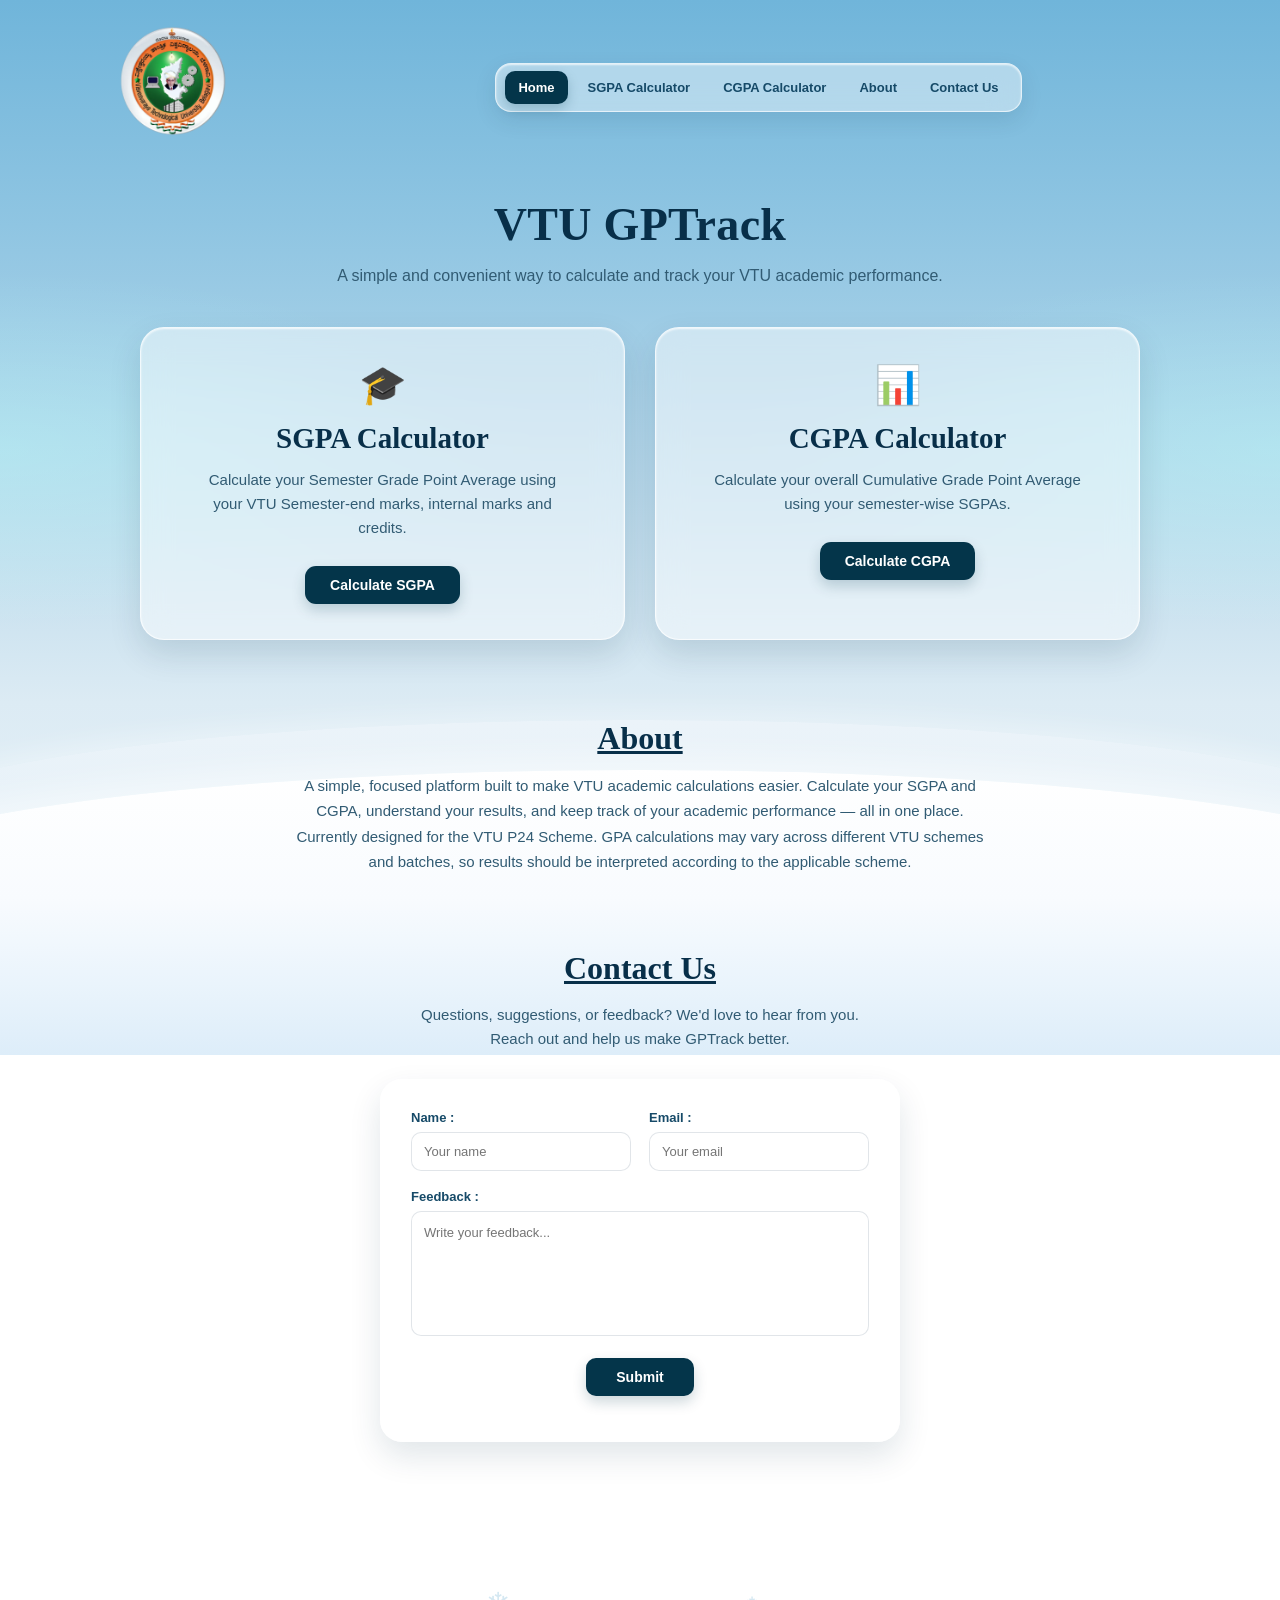
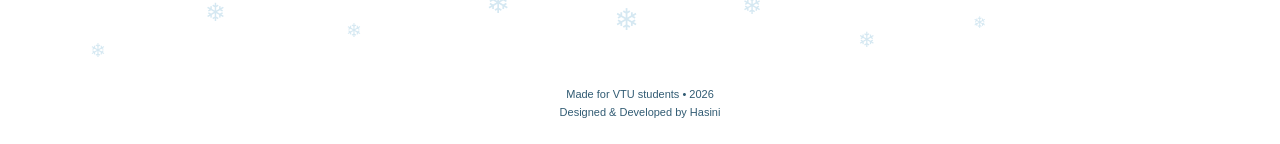
<file: index.html>
<!DOCTYPE html>
<html lang="en">
<head>
    <meta charset="UTF-8">
    <meta name="viewport" content="width=device-width, initial-scale=1.0">

    <title>VTU GPTrack</title>

    <link rel="stylesheet" href="style.css">
</head>

<body>
    <!-- ================= NAVBAR ================= -->
    <header class="top-header">

    <!-- VTU Logo - outside navigation -->
    <img src="vtu-logo.png" alt="VTU Logo" class="vtu-logo">

    <!-- Brand + Navigation -->
    <div class="header-right">


        <nav class="nav-links">

            <a href="index.html" class="active">Home</a>

            <a href="VTU-SGPA-Calculator/index.html">SGPA Calculator</a>

            <a href="VTU-CGPA-calculator/index.html">CGPA Calculator</a>

            <a href="#about">About</a>

            <a href="#contact">Contact Us</a>

        </nav>

    </div>

</header>

    <!-- ================= MAIN CONTENT ================= -->
    <main>

        <!-- Welcome Section -->
        <section class="welcome-section">

            <h1>VTU GPTrack</h1>

            <p>
                A simple and convenient way to calculate and track
                your VTU academic performance.
            </p>
        </section>


        <!-- Calculator Cards -->
        <section class="calculator-section">

            <div class="calculator-card">

                <div class="card-icon">🎓</div>

                <h2>SGPA Calculator</h2>

                <p>
                    Calculate your Semester Grade Point Average
                    using your VTU Semester-end marks, internal marks and credits.
                </p>

               <a href="VTU-SGPA-Calculator/index.html"class="card-button">
                    Calculate SGPA
                </a>
            </div>

            <div class="calculator-card">

                <div class="card-icon">📊</div>

                <h2>CGPA Calculator</h2>

                <p>
                    Calculate your overall Cumulative Grade Point
                    Average using your semester-wise SGPAs.
                </p>

                <a href="VTU-CGPA-calculator/index.html" class="card-button">
                    Calculate CGPA
                </a>

            </div>
        </section>

        <!-- ================= OTHER SECTIONS ================= -->
        <section class="other-section">

            <!-- ================= ABOUT ================= -->

<section id="about" class="about-section">

    <h2><u> About </u></h2>

    <p>
        A simple, focused platform built to make VTU academic
        calculations easier. Calculate your SGPA and CGPA,
        understand your results, and keep track of your academic
        performance — all in one place.
        <br> Currently designed for the VTU P24 Scheme. 
        GPA calculations may vary across different VTU schemes and batches,
         so results should be interpreted according to the applicable scheme.
    </p>

</section>


<!-- ================= CONTACT ================= -->

<section id="contact" class="contact-section">

    <h2><u> Contact Us </u></h2>

    <p class="contact-description">
        Questions, suggestions, or feedback?
        We'd love to hear from you. 
        <br>Reach out and help us make GPTrack better.
    </p>

    <div class="contact-card">

        <form id="contactForm" action="https://formspree.io/f/myegqgag" method="POST">

            <!-- Name + Email -->

            <div class="contact-row">

                <div class="input-group">

                    <label for="name">Name :</label>

                    <input
    type="text"
    id="name"
    name="name"
    placeholder="Your name"
    required
>

                </div>


                <div class="input-group">

                    <label for="email">Email :</label>

                   <input
    type="email"
    id="email"
    name="email"
    placeholder="Your email"
    required
>

                </div>

            </div>


            <!-- Feedback -->

            <div class="input-group feedback-group">

                <label for="feedback">Feedback :</label>

               <textarea
    id="feedback"
    name="feedback"
    placeholder="Write your feedback..."
    required
></textarea>
            </div>


            <button type="submit" class="done-button">
                Submit
            </button>

        </form>
        <p id="form-message" class="form-message"></p>

    </div>

        </section>
        </section>
    </main>
    <div class="home-snowflakes">
    <span>❄</span>
    <span>❄</span>
    <span>❄</span>
    <span>❄</span>
    <span>❄</span>
    <span>❄</span>
    <span>❄</span>
    <span>❄</span>
</div>

    <!-- ================= FOOTER ================= -->
    <footer class="footer">
    <p>Made for VTU students • 2026</p>
    <p>Designed & Developed by Hasini</p>
    
</footer>
<script src="script.js"></script>
</body>
</html>
</file>
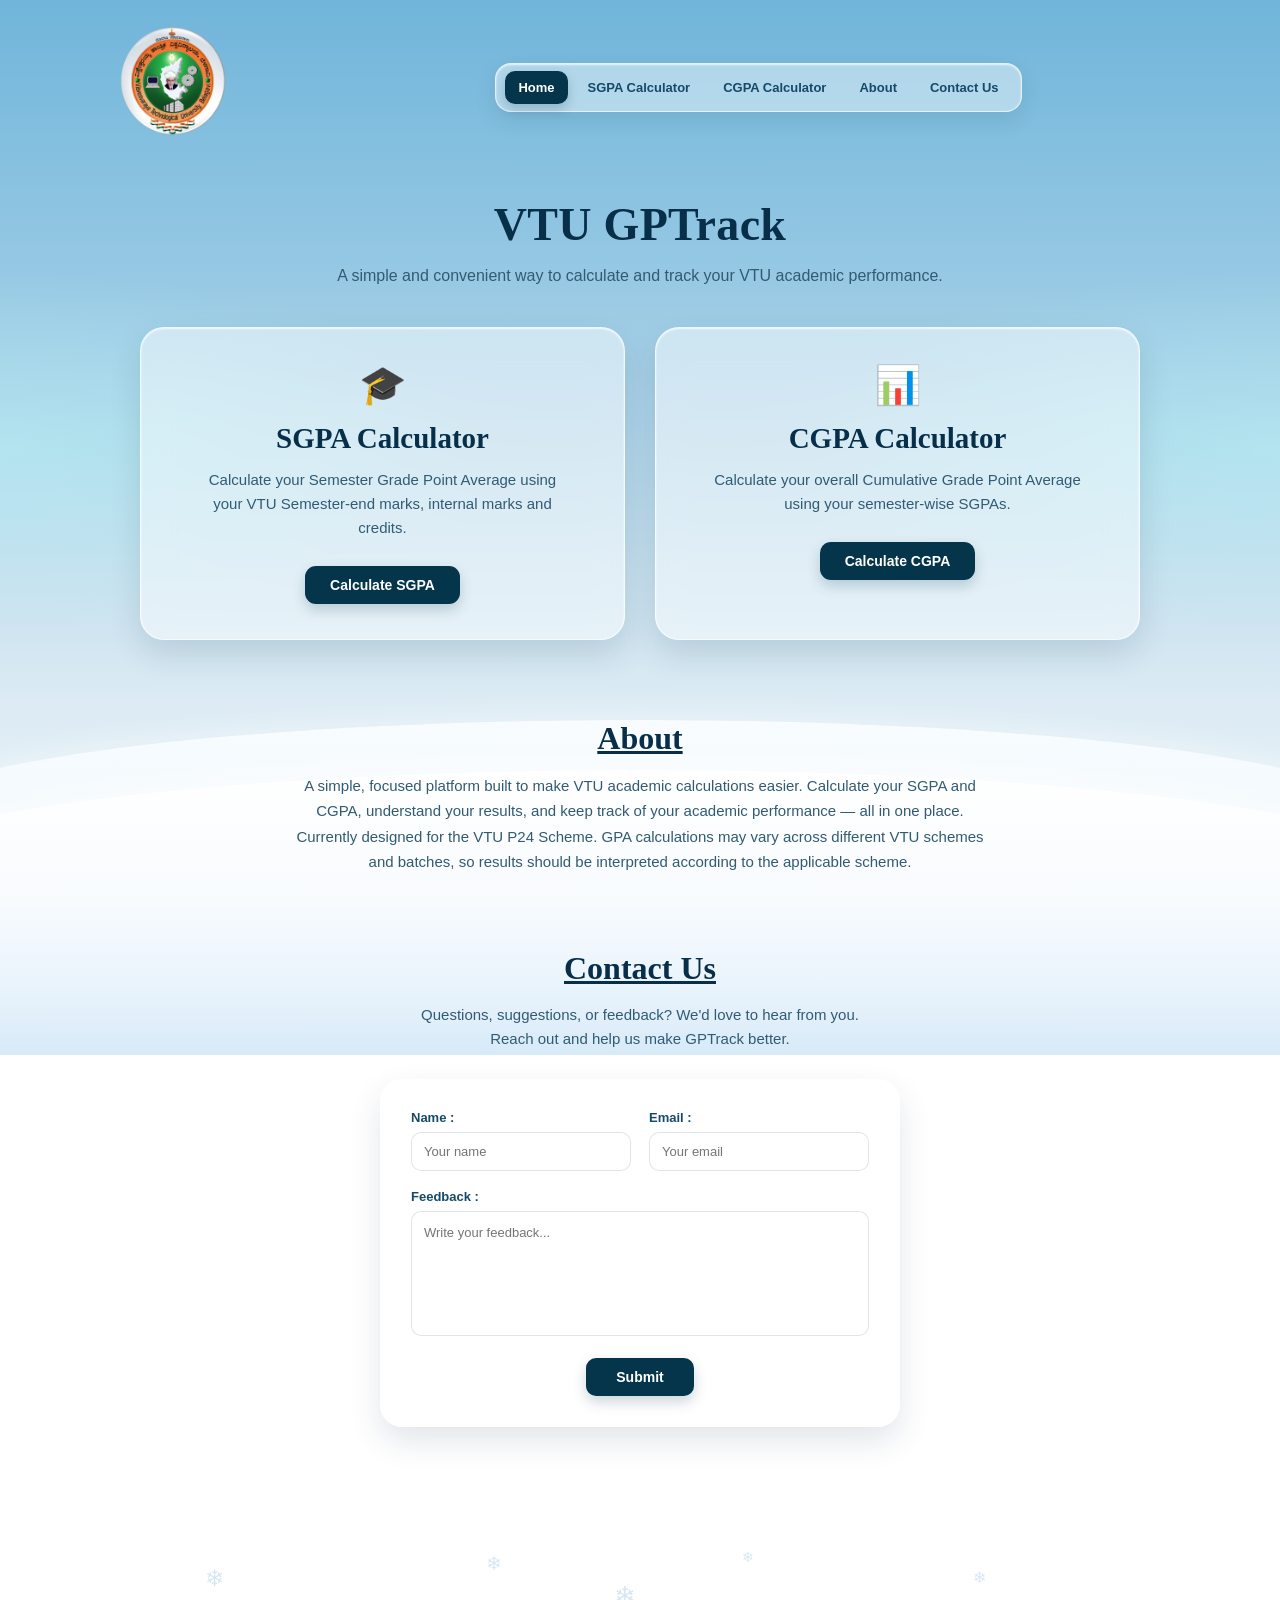
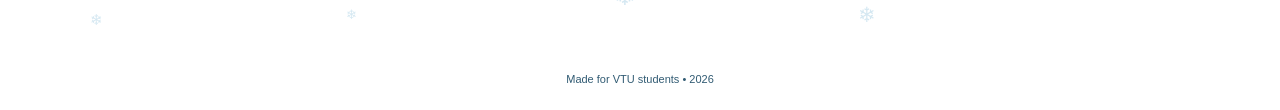
<file: Home/index.html>
<!DOCTYPE html>
<html lang="en">
<head>
    <meta charset="UTF-8">
    <meta name="viewport" content="width=device-width, initial-scale=1.0">

    <title>VTU GPTrack</title>

    <link rel="stylesheet" href="style.css">
</head>

<body>
    <!-- ================= NAVBAR ================= -->
    <header class="top-header">

    <!-- VTU Logo - outside navigation -->
    <img src="vtu-logo.png" alt="VTU Logo" class="vtu-logo">

    <!-- Brand + Navigation -->
    <div class="header-right">


        <nav class="nav-links">

            <a href="index.html" class="active">Home</a>

            <a href="../VTU-SGPA-Calculator/index.html">SGPA Calculator</a>

            <a href="../VTU CGPA calculator/index.html">CGPA Calculator</a>

            <a href="#about">About</a>

            <a href="#contact">Contact Us</a>

        </nav>

    </div>

</header>

    <!-- ================= MAIN CONTENT ================= -->
    <main>

        <!-- Welcome Section -->
        <section class="welcome-section">

            <h1>VTU GPTrack</h1>

            <p>
                A simple and convenient way to calculate and track
                your VTU academic performance.
            </p>
        </section>


        <!-- Calculator Cards -->
        <section class="calculator-section">

            <div class="calculator-card">

                <div class="card-icon">🎓</div>

                <h2>SGPA Calculator</h2>

                <p>
                    Calculate your Semester Grade Point Average
                    using your VTU Semester-end marks, internal marks and credits.
                </p>

               <a href="../VTU-SGPA-Calculator/index.html" class="card-button">
                    Calculate SGPA
                </a>
            </div>

            <div class="calculator-card">

                <div class="card-icon">📊</div>

                <h2>CGPA Calculator</h2>

                <p>
                    Calculate your overall Cumulative Grade Point
                    Average using your semester-wise SGPAs.
                </p>

                <a href="../VTU CGPA calculator/index.html" class="card-button">
                    Calculate CGPA
                </a>

            </div>
        </section>

        <!-- ================= OTHER SECTIONS ================= -->
        <section class="other-section">

            <!-- ================= ABOUT ================= -->

<section id="about" class="about-section">

    <h2><u> About </u></h2>

    <p>
        A simple, focused platform built to make VTU academic
        calculations easier. Calculate your SGPA and CGPA,
        understand your results, and keep track of your academic
        performance — all in one place.
        <br> Currently designed for the VTU P24 Scheme. 
        GPA calculations may vary across different VTU schemes and batches,
         so results should be interpreted according to the applicable scheme.
    </p>

</section>


<!-- ================= CONTACT ================= -->

<section id="contact" class="contact-section">

    <h2><u> Contact Us </u></h2>

    <p class="contact-description">
        Questions, suggestions, or feedback?
        We'd love to hear from you. 
        <br>Reach out and help us make GPTrack better.
    </p>

    <div class="contact-card">

        <form id="contactForm">

            <!-- Name + Email -->

            <div class="contact-row">

                <div class="input-group">

                    <label for="name">Name :</label>

                    <input
                        type="text"
                        id="name"
                        placeholder="Your name"
                        required
                    >

                </div>


                <div class="input-group">

                    <label for="email">Email :</label>

                    <input
                        type="email"
                        id="email"
                        placeholder="Your email"
                        required
                    >

                </div>

            </div>


            <!-- Feedback -->

            <div class="input-group feedback-group">

                <label for="feedback">Feedback :</label>

                <textarea
                    id="feedback"
                    placeholder="Write your feedback..."
                    required
                ></textarea>

            </div>


            <button type="submit" class="done-button">
                Submit
            </button>

        </form>

    </div>

        </section>
        </section>
    </main>
    <div class="home-snowflakes">
    <span>❄</span>
    <span>❄</span>
    <span>❄</span>
    <span>❄</span>
    <span>❄</span>
    <span>❄</span>
    <span>❄</span>
    <span>❄</span>
</div>

    <!-- ================= FOOTER ================= -->
    <footer class="footer">
    <p>Made for VTU students • 2026</p>
    
</footer>
<script src="script.js"></script>
</body>
</html>
</file>
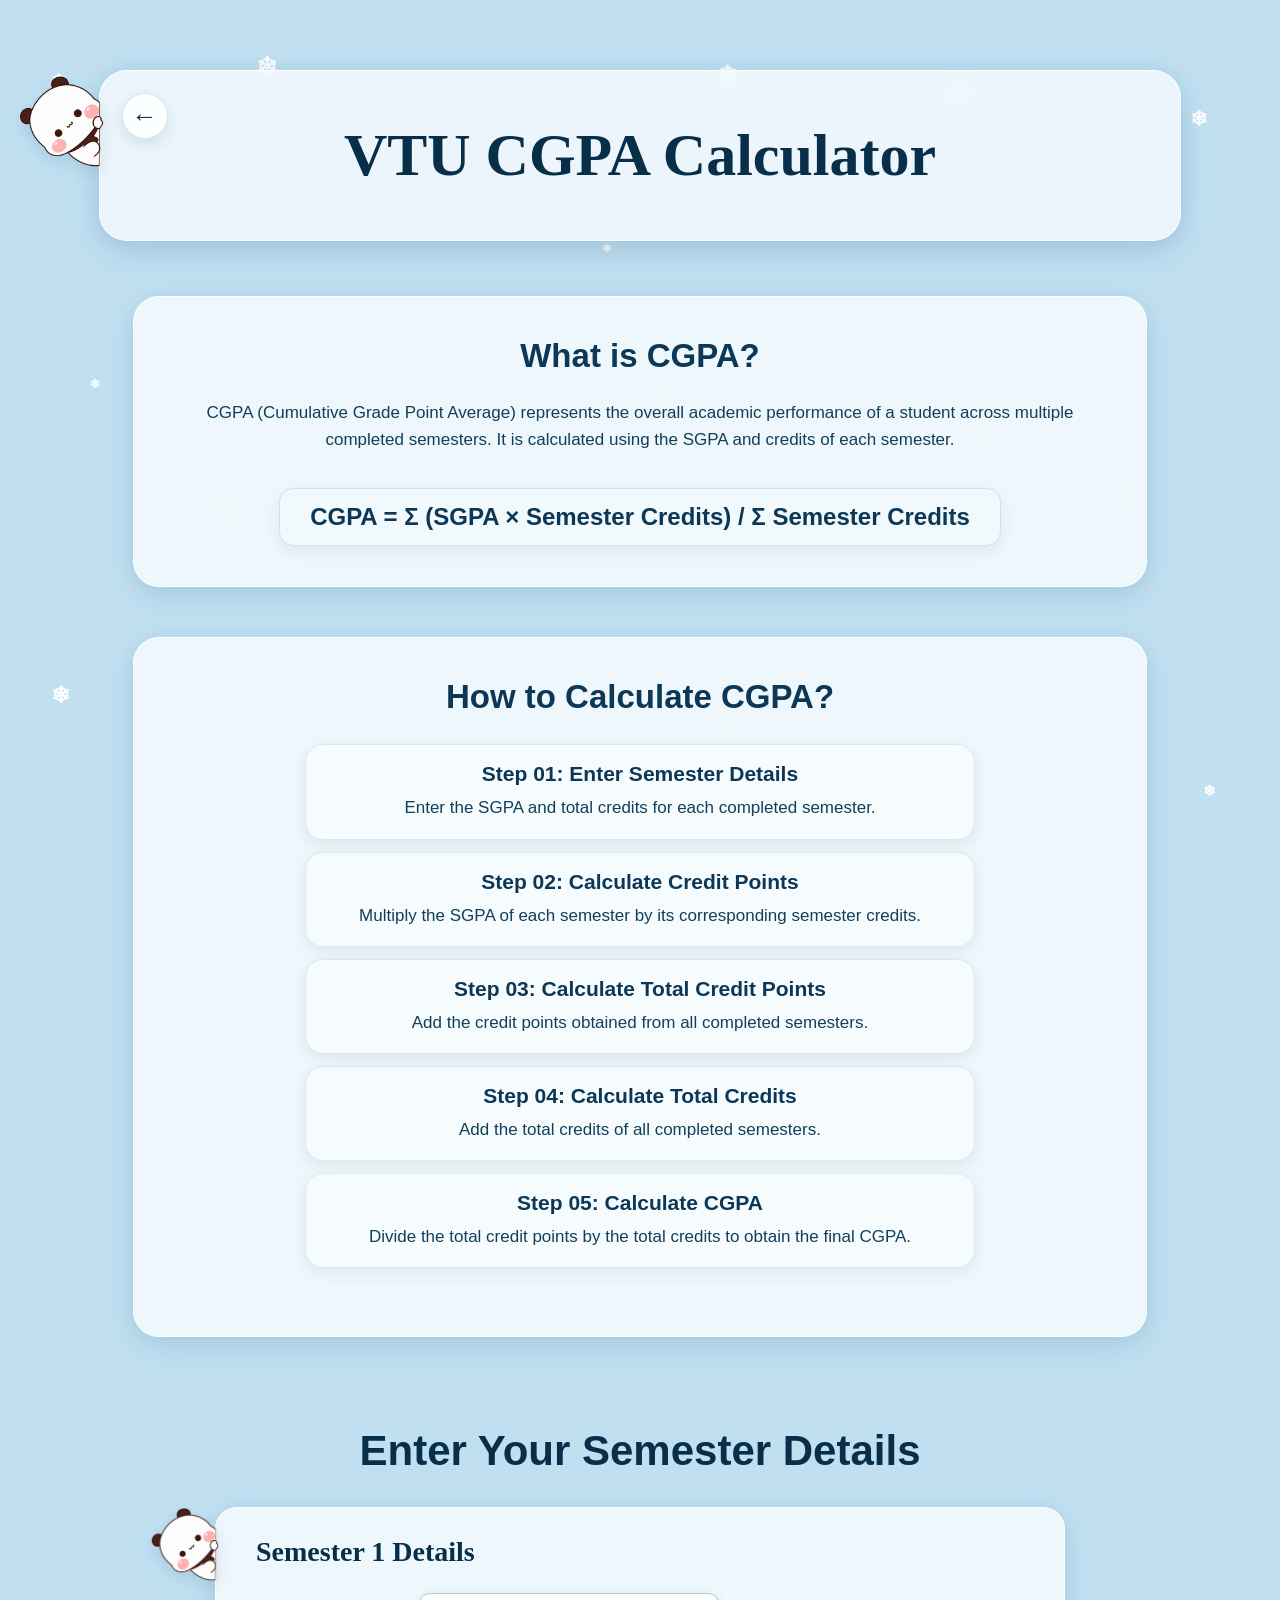
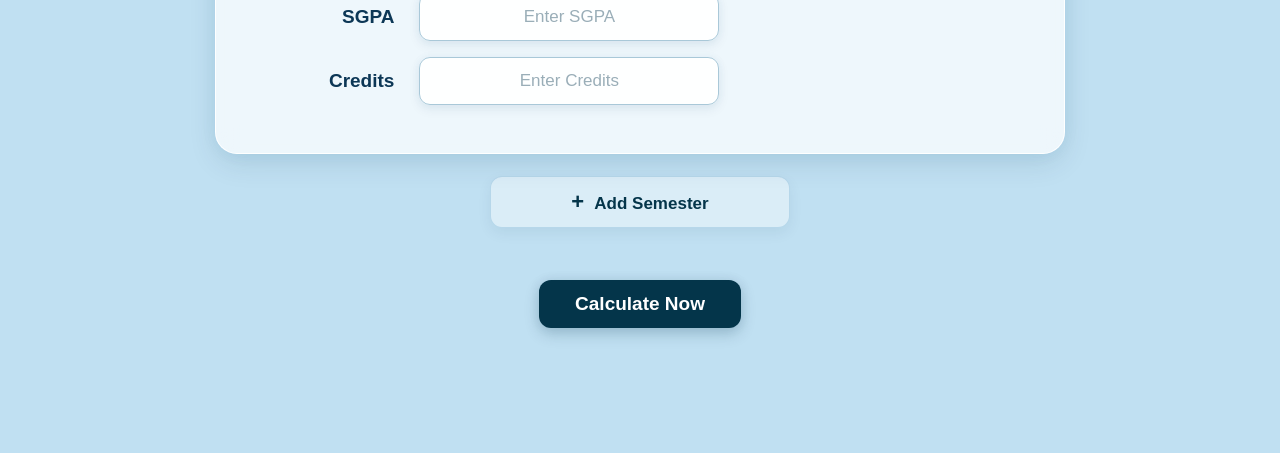
<file: VTU CGPA calculator/index.html>
<!DOCTYPE html>

<html lang="en">
<head>
    <meta charset="UTF-8">
    <meta name="viewport" content="width=device-width, initial-scale=1.0">
    <title>VTU CGPA Calculator</title>
    <link rel="stylesheet" href="style.css">
</head>

<body>
<div class="snow-container"></div>
<div class="page-container">


<!-- Hero Section -->
<section class="hero-section">
<img src="./peachu.png" class="hero-peachu" alt="Peachu">
    <button class="back-button">←</button>

    <h1>VTU CGPA Calculator</h1>

</section>


<!-- What is CGPA -->
<section class="info-card">

    <h2>What is CGPA?</h2>

    <p>
        CGPA (Cumulative Grade Point Average) represents the
        overall academic performance of a student across multiple
        completed semesters. It is calculated using the SGPA and
        credits of each semester.
    </p>

    <div class="formula-box">
        CGPA = Σ (SGPA × Semester Credits) / Σ Semester Credits
    </div>

</section>


<!-- How to Calculate CGPA -->
<section class="manual-section">

    <h2>How to Calculate CGPA?</h2>

    <div class="steps-container">

        <div class="step-card">

            <h3>Step 01: Enter Semester Details</h3>

            <p>
                Enter the SGPA and total credits for each
                completed semester.
            </p>

        </div>


        <div class="step-card">

            <h3>Step 02: Calculate Credit Points</h3>

            <p>
                Multiply the SGPA of each semester by its
                corresponding semester credits.
            </p>

        </div>


        <div class="step-card">

            <h3>Step 03: Calculate Total Credit Points</h3>

            <p>
                Add the credit points obtained from all
                completed semesters.
            </p>

        </div>


        <div class="step-card">

            <h3>Step 04: Calculate Total Credits</h3>

            <p>
                Add the total credits of all completed
                semesters.
            </p>

        </div>


        <div class="step-card">

            <h3>Step 05: Calculate CGPA</h3>

            <p>
                Divide the total credit points by the total
                credits to obtain the final CGPA.
            </p>

        </div>

    </div>

</section>

<!-- =========================
     CGPA CALCULATOR
========================== -->

<section id="calculator-section">


<div class="calculator-title">
    <h2>Enter Your Semester Details</h2>
</div>


<!-- Semester Details -->

<div id="semesterContainer">

    <div class="semester-card">
<img src="./peachu.png" class="semester-peachu" alt="Peachu">
        <div class="semester-card-header">

</div>
        <h3 class="semester-title">
            Semester 1 Details
        </h3>


        <!-- SGPA -->

        <div class="semester-input-row">

            <label for="sgpa1">
                SGPA
            </label>

            <input
                type="number"
                id="sgpa1"
                class="sgpa-input"
                placeholder="Enter SGPA"
                min="0"
                max="10"
                step="0.01"
            >

        </div>


        <!-- Credits -->

        <div class="semester-input-row">

            <label for="credits1">
                Credits
            </label>

            <input
                type="number"
                id="credits1"
                class="credits-input"
                placeholder="Enter Credits"
                min="1"
                step="1"
            >

        </div>

    </div>

</div>


<!-- Optional Add Semester -->

<button
    type="button"
    id="addSemesterBtn"
    class="add-semester-btn">

    <span>+</span>
    Add Semester

</button>


<!-- Error -->

<div
    id="errorMessage"
    class="error-message">
</div>


<!-- Calculate -->

<button
    type="button"
    id="calculateBtn">

    Calculate Now

</button>


<!-- =========================
     RESULT
========================== -->

<section
    id="resultSection"
    class="hidden">

    <div class="result-card">

        <h2>CGPA Result</h2>

        <h1 id="cgpa">
            0.00
        </h1>

        <div class="result-details">

            <p>
                Semesters Completed :
                <span id="semesterCount">
                    0
                </span>
            </p>

        </div>

        <div id="messageBox"></div>

    </div>

</section>


</section>


<script src="script.js"></script>

</body>
</html>
</file>
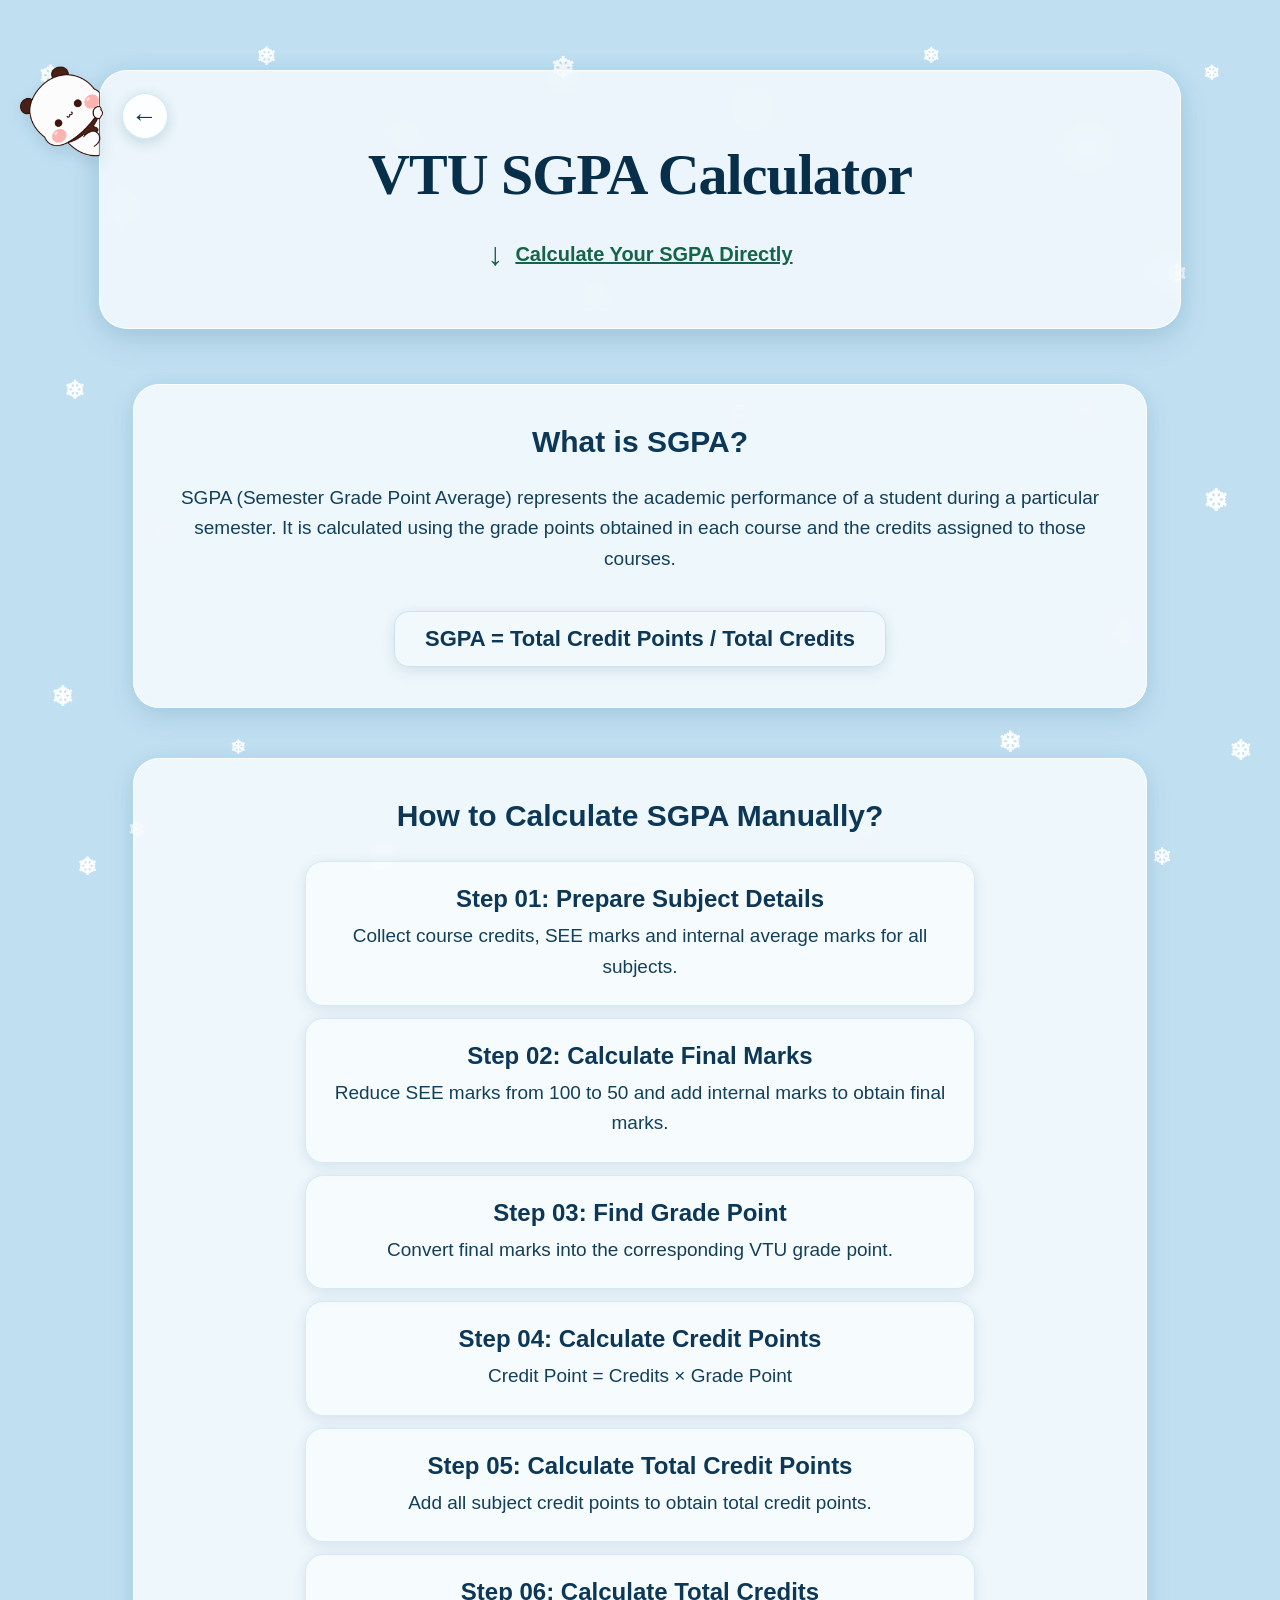
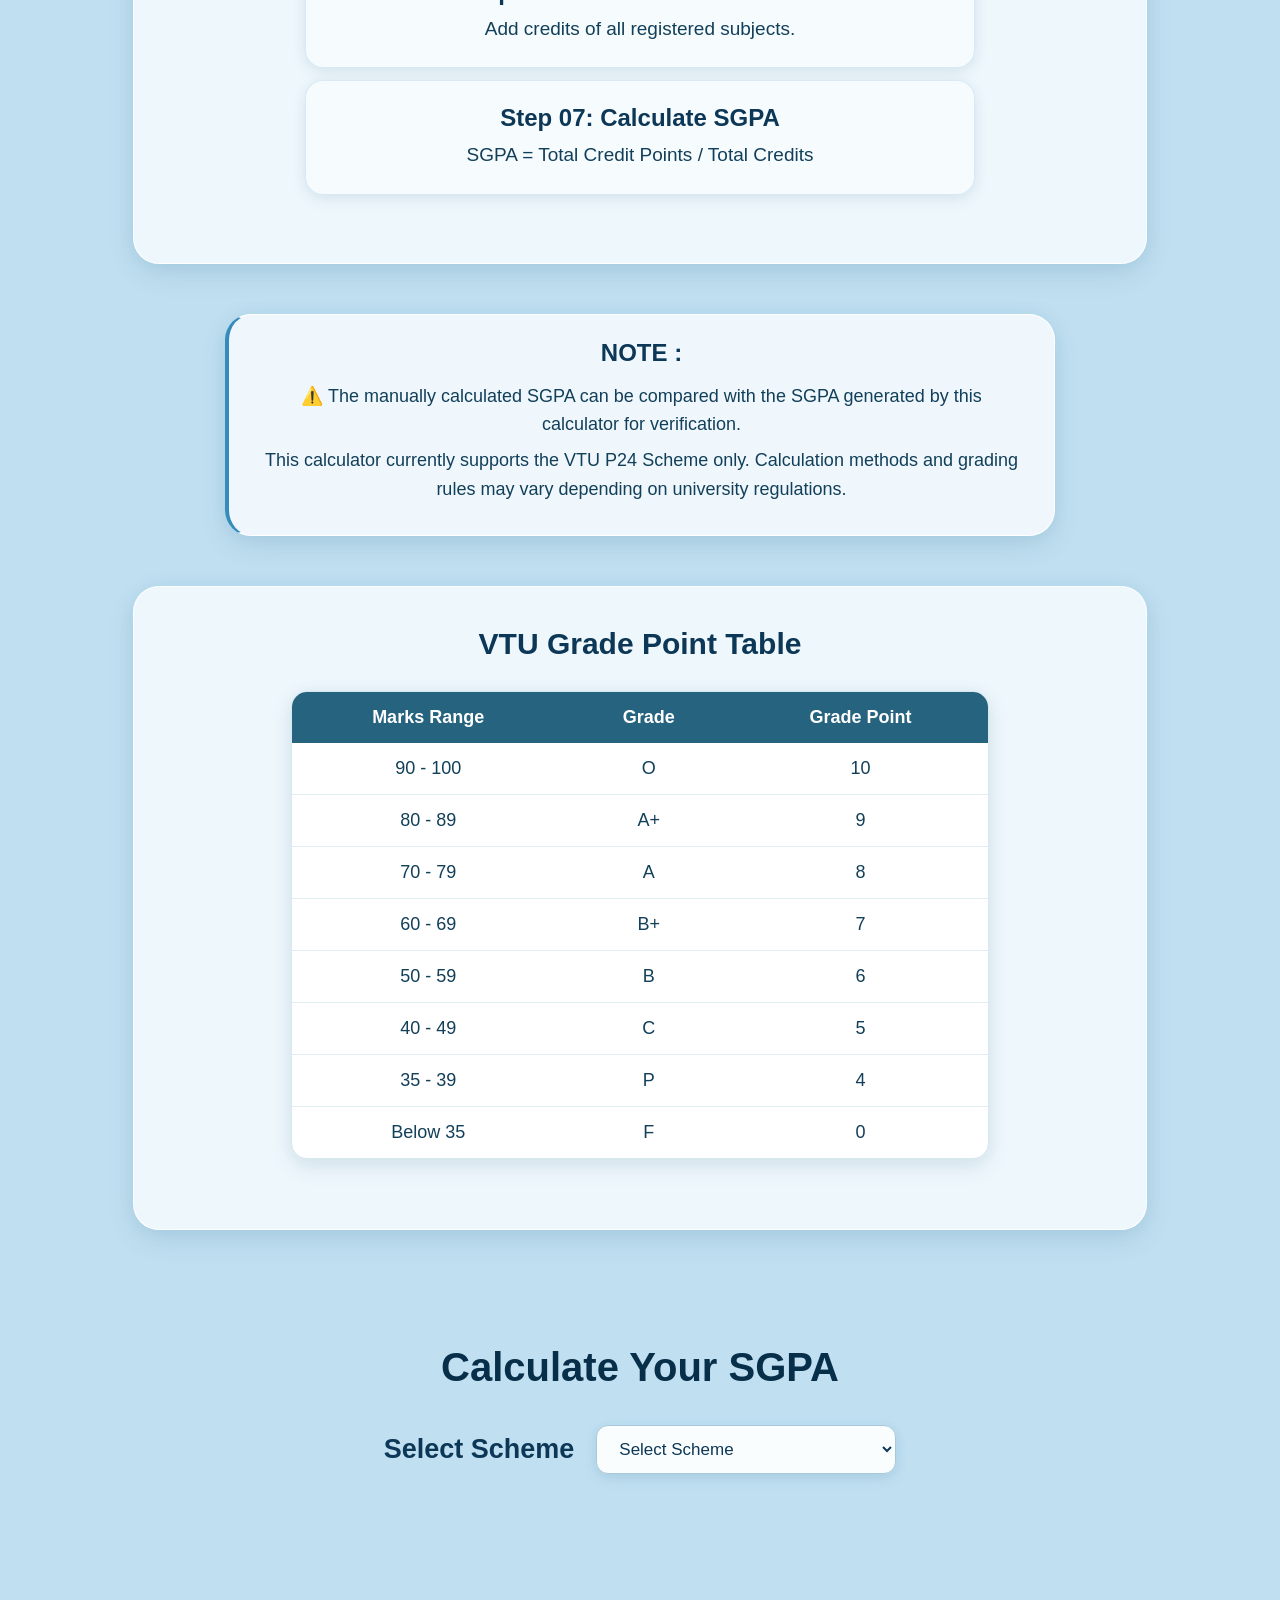
<file: VTU-SGPA-Calculator/index.html>
<!DOCTYPE html>
<html lang="en">
<head>
    <meta charset="UTF-8">
    <meta name="viewport" content="width=device-width, initial-scale=1.0">
    <title>VTU SGPA Calculator</title>
    <link rel="stylesheet" href="style.css">
</head>

<body>
<div class="snow-container"></div>
<div class="page-container">

    <!-- Hero Section -->
    <section class="hero-section">
        <img src="./peachu.png" class="hero-peachu" alt="Peachu">
        <button class="back-button">←</button>

        <h1>VTU SGPA Calculator</h1>

        <div class="calculator-link" id="calculatorLink" onclick="document.getElementById('calculator-section').scrollIntoView({behavior:'smooth'})">
    <span>↓</span>
    <p>Calculate Your SGPA Directly</p>
</div>
    </section>

    <!-- What is SGPA -->
    <section class="info-card">
        <h2>What is SGPA?</h2>

        <p>
            SGPA (Semester Grade Point Average) represents the academic performance of a student during a particular semester. It is calculated using the grade points obtained in each course and the credits assigned to those courses.
        </p>

        <div class="formula-box">
            SGPA = Total Credit Points / Total Credits
        </div>
    </section>

    <!-- Manual Calculation -->
    <section class="manual-section">
        <h2>How to Calculate SGPA Manually?</h2>

        <div class="steps-container">

            <div class="step-card">
                <h3>Step 01: Prepare Subject Details</h3>
                <p>Collect course credits, SEE marks and internal average marks for all subjects.</p>
            </div>

            <div class="step-card">
                <h3>Step 02: Calculate Final Marks</h3>
                <p>Reduce SEE marks from 100 to 50 and add internal marks to obtain final marks.</p>
            </div>

            <div class="step-card">
                <h3>Step 03: Find Grade Point</h3>
                <p>Convert final marks into the corresponding VTU grade point.</p>
            </div>

            <div class="step-card">
                <h3>Step 04: Calculate Credit Points</h3>
                <p>Credit Point = Credits × Grade Point</p>
            </div>

            <div class="step-card">
                <h3>Step 05: Calculate Total Credit Points</h3>
                <p>Add all subject credit points to obtain total credit points.</p>
            </div>

            <div class="step-card">
                <h3>Step 06: Calculate Total Credits</h3>
                <p>Add credits of all registered subjects.</p>
            </div>

            <div class="step-card">
                <h3>Step 07: Calculate SGPA</h3>
                <p>SGPA = Total Credit Points / Total Credits</p>
            </div>

        </div>
    </section>

    <!-- Information Note -->
    <section class="note-card">
        <h1> NOTE :</h1>
        <p>
            ⚠️ The manually calculated SGPA can be compared with the SGPA generated by this calculator for verification.
        </p>
        <p>
            This calculator currently supports the VTU P24 Scheme only. Calculation methods and grading rules may vary depending on university regulations.
        </p>
    </section>

    <!-- Grade Point Table -->
    <section class="grade-section">
        <h2>VTU Grade Point Table</h2>

        <table class="grade-table">
            <thead>
                <tr>
                    <th>Marks Range</th>
                    <th>Grade</th>
                    <th>Grade Point</th>
                </tr>
            </thead>

            <tbody>
                <tr><td>90 - 100</td><td>O</td><td>10</td></tr>
                <tr><td>80 - 89</td><td>A+</td><td>9</td></tr>
                <tr><td>70 - 79</td><td>A</td><td>8</td></tr>
                <tr><td>60 - 69</td><td>B+</td><td>7</td></tr>
                <tr><td>50 - 59</td><td>B</td><td>6</td></tr>
                <tr><td>40 - 49</td><td>C</td><td>5</td></tr>
                <tr><td>35 - 39</td><td>P</td><td>4</td></tr>
                <tr><td>Below 35</td><td>F</td><td>0</td></tr>
            </tbody>
        </table>
    </section>

    <!-- SGPA Calculator -->
    <section id="calculator-section">

        <!-- Calculator Heading -->
        <div class="calculator-title">
            <h2>Calculate Your SGPA</h2>
        </div>

        <!-- Scheme Selection -->
        <section class="scheme-section">
            <h2>Select Scheme</h2>

            <select id="schemeSelect">
                <option value="">Select Scheme</option>
                <option value="P24">P24 Scheme</option>
            </select>
        </section>

        <!-- Subject Count -->
        <section id="subjectSection" class="hidden fade">
            <div class="subject-count-container">
                <label>Number of Subjects :</label>

                <input
                    type="number"
                    id="subjectCount"
                    placeholder="Enter number of subjects"
                    min="1"
                >
            </div>
        </section>

        <!-- Subject Table -->
        <section id="tableSection" class="hidden fade">
            <div class="subject-table-wrapper">
                <div class="subject-table-container">
        <img src="./peachu.png" class="subject-peachu" alt="Peachu">
            <table id="subjectTable">
                <thead>
                    <tr>
                        <th>Sl No</th>
                        <th>Course Title</th>
                        <th>Credits</th>
                        <th>Marks in SEE</th>
                        <th>Internals Average</th>
                    </tr>
                </thead>

                <tbody id="tableBody"></tbody>
            </table>
            </div>
            </div>
            <button id="calculateBtn">Calculate Now</button>
        </section>

        <!-- SGPA Result -->
        <section id="resultSection" class="hidden fade">
            <div class="result-card">
                <h2>SGPA Result</h2>

                <h1 id="sgpa">0.00</h1>

                <div class="result-details">
                    <p>
    Total Credits :
    <span id="totalCredits">0</span>
</p>

<p>
    Total Credit Points :
    <span id="totalCreditPoints">0</span>
</p>
                </div>

                <div id="messageBox"></div>
            </div>

            <button id="viewResultBtn">View Result Card</button>
        </section>

    </section>
</div>

<!-- Result Popup -->
<div id="resultPopup" class="popup hidden">
    <div class="popup-card">

        <button id="closePopup">×</button>

        <h1>VTU SGPA Result Card</h1>
        <h3>Semester Performance Report</h3>

        <table id="resultTable">
            <thead>
                <tr>
                    <th>Sl No</th>
                    <th>Course Title</th>
                    <th>Credits</th>
                    <th>Grade</th>
                    <th>Credit Points</th>
                </tr>
            </thead>

            <tbody id="resultTableBody"></tbody>
        </table>

        <div class="result-summary">
            <p>
                Total Credits :
                <span id="popupCredits">0</span>
            </p>

            <p>
                Total Credit Points :
                <span id="popupPoints">0</span>
            </p>
        </div>

        <div class="popup-sgpa">
            <h2>SGPA Result</h2>
            <h1 id="popupSGPA">0.00</h1>
        </div>

    </div>
</div>

<script src="script.js"></script>

</body>
</html>
</file>
<file: style.css>
* {
    margin: 0;
    padding: 0;
    box-sizing: border-box;
}

html {
    scroll-behavior: smooth;
}

/* =====================================================
   MAIN WINTER BACKGROUND
   ===================================================== */

body {
    margin: 0;
    min-height: 100vh;

    font-family: Arial, sans-serif;
    color: #082F49;

    position: relative;
    overflow-x: hidden;

    /* Blue sky gradient */
    background:
        radial-gradient(
            ellipse at left center,
            rgba(180, 255, 250, 0.35) 0%,
            rgba(180, 255, 250, 0) 28%
        ),
        radial-gradient(
            ellipse at right center,
            rgba(180, 255, 250, 0.35) 0%,
            rgba(180, 255, 250, 0) 28%
        ),
        linear-gradient(
            to bottom,
            #70B5DA 0%,
            #8FC5E2 25%,
            #B9D9EB 55%,
            #DCEBF4 78%,
            #e6f2f8 100%
        );

    background-attachment: fixed;
}


/* =====================================================
   BACK SNOW LAYER
   ===================================================== */

body::before {
    content: "";

    position: fixed;

    left: -8%;
    bottom: -105px;

    width: 116%;
    height: 285px;

    z-index: -2;

    background:
        linear-gradient(
            to bottom,
            #ebf3f9 0%,
            #e4f1f8 55%,
            #e2eef7 100%
        );

    /*
       Creates the large smooth wave
    */
    border-radius:
        50% 50% 0 0 /
        34% 34% 0 0;

    box-shadow:
        0 -10px 25px rgba(255, 255, 255, 0.30);
}


/* =====================================================
   FRONT SNOW LAYER
   ===================================================== */

body::after {
    content: "";

    position: fixed;

    left: -12%;
    bottom: -155px;

    width: 124%;
    height: 285px;

    z-index: -1;

    background:
        linear-gradient(
            to bottom,
            #FFFFFF 0%,
            #F8FBFE 45%,
            #EAF4FC 75%,
            #ddedf9 100%
        );

    border-radius:
        50% 50% 0 0 /
        38% 38% 0 0;

    box-shadow:
        0 -14px 30px rgba(255, 255, 255, 0.45);
}

/* =====================================================
   NAVBAR
   ===================================================== */
.top-header {
    position: relative;
    width: 94%;
    min-height: 82px;
    margin: 18px auto 0;
}

.vtu-logo {
    width: 190px;
    height: 110px;
    object-fit: contain;
    margin-left: 40px;
    margin-top: 8px;
}

.header-right {
    position: absolute;

    right: 220px;
    top: 0;

    display: flex;
    flex-direction: column;
    align-items: center;
    gap: 14px;
    transform: translateY(45px);
}
/* =====================================================
   BRAND NAME
   ===================================================== */

.brand-name {
    font-family: "Times New Roman", serif;

    font-size: 25px;
    font-weight: bold;

    color: #082F49;

    margin-right: 5px;
}


/* =====================================================
   NAVIGATION BAR
   ===================================================== */

.nav-links {
    display: flex;
    align-items: center;

    gap: 7px;

    padding: 7px 9px;

    background: rgba(255, 255, 255, 0.42);

    backdrop-filter: blur(15px);
    -webkit-backdrop-filter: blur(15px);

    border: 1px solid rgba(255, 255, 255, 0.65);

    border-radius: 16px;

    box-shadow:
        0 8px 22px rgba(8, 47, 73, 0.10),
        inset 0 1px 2px rgba(255, 255, 255, 0.75);
}


/* Navigation buttons */

.nav-links a {
    text-decoration: none;

    color: #164A68;

    font-size: 13px;
    font-weight: 600;

    padding: 9px 13px;

    border-radius: 10px;

    transition:
        background 0.25s ease,
        color 0.25s ease,
        transform 0.25s ease,
        box-shadow 0.25s ease;
}


/* Hover */

.nav-links a:hover {
    background: rgba(255, 255, 255, 0.72);

    color: #082F49;

    transform: translateY(-2px);

    box-shadow:
        0 4px 10px rgba(8, 47, 73, 0.10);
}


/* Active Home */

.nav-links a.active {
    background: #04354A;

    color: white;

    box-shadow:
        0 5px 12px rgba(4, 53, 74, 0.22);
}

/* =====================================================
   WELCOME SECTION
   ===================================================== */

.welcome-section {
    text-align: center;

    max-width: 720px;

    margin: 58px auto 38px;

    padding: 0 20px;
}

.welcome-section h1 {
    font-family: "Times New Roman", serif;

    font-size: 46px;
    font-weight: bold;

    color: #082F49;

    margin-bottom: 12px;

    letter-spacing: 0.3px;
}

.welcome-section p {
    font-size: 16px;

    line-height: 1.6;

    color: #315B73;
}


/* =====================================================
   CALCULATOR SECTION
   ===================================================== */

.calculator-section {
    width: 82%;
    max-width: 1000px;

    margin: 0 auto;

    display: flex;

    gap: 30px;
}


/* =====================================================
   CALCULATOR CARDS
   ===================================================== */

.calculator-card {
    flex: 1;

    min-height: 300px;

    padding: 35px 30px;

    text-align: center;

    background: rgba(255, 255, 255, 0.48);

    backdrop-filter: blur(15px);
    -webkit-backdrop-filter: blur(15px);

    border: 1px solid rgba(255, 255, 255, 0.70);

    border-radius: 24px;

    box-shadow:
        0 14px 32px rgba(8, 47, 73, 0.13),
        inset 0 1px 2px rgba(255, 255, 255, 0.8);

    transition:
        transform 0.3s ease,
        box-shadow 0.3s ease;
}


.calculator-card:hover {
    transform: translateY(-7px);

    box-shadow:
        0 20px 40px rgba(8, 47, 73, 0.17),
        inset 0 1px 2px rgba(255, 255, 255, 0.9);
}


/* Card icon */

.card-icon {
    font-size: 38px;

    margin-bottom: 15px;
}


/* Card heading */

.calculator-card h2 {
    font-family: "Times New Roman", serif;

    font-size: 29px;

    color: #082F49;

    margin-bottom: 13px;
}


/* Description */

.calculator-card p {
    max-width: 370px;

    margin: 0 auto 26px;

    font-size: 15px;

    line-height: 1.6;

    color: #315B73;
}


/* =====================================================
   CARD BUTTON
   ===================================================== */

.card-button {
    display: inline-block;

    padding: 11px 25px;

    background: #04354A;

    color: white;

    text-decoration: none;

    border-radius: 11px;

    font-size: 14px;

    font-weight: 600;

    box-shadow:
        0 6px 14px rgba(4, 53, 74, 0.20);

    transition:
        transform 0.25s ease,
        box-shadow 0.25s ease;
}

.card-button:hover {
    transform: translateY(-2px);

    box-shadow:
        0 9px 18px rgba(4, 53, 74, 0.26);
}

/* =====================================================
   ABOUT SECTION
   ===================================================== */

.about-section {
    width: 80%;
    max-width: 850px;

    margin: 80px auto 0;

    text-align: center;
}

.about-section h2 {
    font-family: "Times New Roman", serif;

    font-size: 32px;

    color: #082F49;

    margin-bottom: 16px;
}

.about-section p {
    max-width: 700px;

    margin: 0 auto;

    font-size: 15px;

    line-height: 1.7;

    color: #315B73;
}
/* =====================================================
   CONTACT SECTION
   ===================================================== */
.contact-section h2 {
    font-family: "Times New Roman", serif;

    font-size: 32px;

    color: #082F49;

    margin-bottom: 16px;
}
.contact-section {
    width: 100%;

    margin: 75px auto 100px;

    text-align: center;
}

.contact-description {
    max-width: 600px;

    margin: 0 auto 28px;

    font-size: 15px;

    line-height: 1.6;

    color: #315B73;
}


/* =====================================================
   CONTACT CARD
   ===================================================== */

.contact-card {
    width: 520px;

    max-width: calc(100% - 40px);

    margin: 0 auto;

    padding: 30px;

    text-align: left;

    background: rgba(255, 255, 255, 0.48);

    backdrop-filter: blur(15px);
    -webkit-backdrop-filter: blur(15px);

    border: 1px solid rgba(255, 255, 255, 0.72);

    border-radius: 22px;

    box-shadow:
        0 14px 32px rgba(8, 47, 73, 0.12),
        inset 0 1px 2px rgba(255, 255, 255, 0.80);
}


/* =====================================================
   NAME + EMAIL
   ===================================================== */

.contact-row {
    display: flex;

    gap: 18px;

    margin-bottom: 18px;
}

.contact-row .input-group {
    flex: 1;
}


/* =====================================================
   INPUT GROUP
   ===================================================== */

.input-group {
    display: flex;

    flex-direction: column;

    gap: 7px;
}

.input-group label {
    font-size: 13px;

    font-weight: 600;

    color: #164A68;
}


/* =====================================================
   INPUTS
   ===================================================== */

.input-group input,
.input-group textarea {

    width: 100%;

    padding: 11px 12px;

    font-family: Arial, sans-serif;

    font-size: 13px;

    color: #082F49;

    background: rgba(255, 255, 255, 0.62);

    border: 1px solid rgba(8, 47, 73, 0.12);

    border-radius: 10px;

    outline: none;

    transition:
        border 0.2s ease,
        box-shadow 0.2s ease,
        background 0.2s ease;
}


.input-group input:focus,
.input-group textarea:focus {

    background: rgba(255, 255, 255, 0.82);

    border-color: rgba(4, 53, 74, 0.40);

    box-shadow:
        0 0 0 3px rgba(4, 53, 74, 0.08);
}


/* =====================================================
   FEEDBACK
   ===================================================== */

.feedback-group {
    margin-bottom: 22px;
}

.input-group textarea {

    height: 125px;

    resize: none;

    line-height: 1.5;
}


/* =====================================================
   submit BUTTON
   ===================================================== */

.done-button {

    display: block;

    margin: 0 auto;

    padding: 11px 30px;

    border: none;

    border-radius: 10px;

    background: #04354A;

    color: white;

    font-size: 14px;

    font-weight: 600;

    cursor: pointer;

    box-shadow:
        0 6px 14px rgba(4, 53, 74, 0.20);

    transition:
        transform 0.25s ease,
        box-shadow 0.25s ease;
}

.done-button:hover {

    transform: translateY(-2px);

    box-shadow:
        0 9px 18px rgba(4, 53, 74, 0.26);
}
.form-message {
    margin-top: 15px;
    font-style: italic;
}
/* =====================================================
   INFO CARDS
   ===================================================== */

.info-cards {
    display: flex;

    justify-content: center;

    gap: 22px;
}

.info-card {
    flex: 1;

    padding: 25px 22px;

    background: rgba(255, 255, 255, 0.40);

    backdrop-filter: blur(12px);
    -webkit-backdrop-filter: blur(12px);

    border: 1px solid rgba(255, 255, 255, 0.65);

    border-radius: 18px;

    box-shadow:
        0 9px 23px rgba(8, 47, 73, 0.09);

    transition:
        transform 0.25s ease,
        box-shadow 0.25s ease;
}

.info-card:hover {
    transform: translateY(-4px);

    box-shadow:
        0 13px 28px rgba(8, 47, 73, 0.13);
}

.info-card h3 {
    font-family: "Times New Roman", serif;

    font-size: 22px;

    color: #082F49;

    margin-bottom: 10px;
}

.info-card p {
    font-size: 14px;

    line-height: 1.55;

    color: #315B73;

    margin-bottom: 15px;
}

.info-card a {
    color: #04354A;

    text-decoration: none;

    font-size: 14px;

    font-weight: bold;
}

.info-card a:hover {
    text-decoration: underline;
}


/* =====================================================
   FOOTER
   ===================================================== */

.footer {
    width: 100%;

    padding: 22px;

    text-align: center;

    background: rgba(255, 255, 255, 0.38);

    border-top: 1px solid rgba(255, 255, 255, 0.55);

    color: #315B73;

    font-size: 11px;

    line-height: 1.7;
}
/* =====================================================
   HOME PAGE — SCATTERED SNOWFLAKES
   ===================================================== */

.home-snowflakes {
    position: relative;
    width: 100%;
    height: 120px;
    margin-top: 10px;
    pointer-events: none;
}

.home-snowflakes span {
    position: absolute;
    color: #BFDCEB;
    opacity: 0.65;
}

/* Scattered positions + different sizes */

.home-snowflakes span:nth-child(1) {
    left: 7%;
    bottom: 0px;
    font-size: 19px;
}

.home-snowflakes span:nth-child(2) {
    left: 16%;
    bottom: 35px;
    font-size: 25px;
}

.home-snowflakes span:nth-child(3) {
    left: 27%;
    bottom: 20px;
    font-size: 19px;
}

.home-snowflakes span:nth-child(4) {
    left: 38%;
    bottom: 42px;
    font-size: 29px;
}

.home-snowflakes span:nth-child(5) {
    left: 48%;
    bottom: 25px;
    font-size: 30px;
}

.home-snowflakes span:nth-child(6) {
    left: 58%;
    bottom: 42px;
    font-size: 24px;
}

.home-snowflakes span:nth-child(7) {
    left: 67%;
    bottom: 10px;
    font-size: 21px;
}

.home-snowflakes span:nth-child(8) {
    left: 76%;
    bottom: 30px;
    font-size: 16px;
}

.home-snowflakes span:nth-child(9) {
    left: 84%;
    bottom: 23px;
    font-size: 24px;
}

.home-snowflakes span:nth-child(10) {
    left: 91%;
    bottom: 21px;
    font-size: 31px;
}

.home-snowflakes span:nth-child(11) {
    left: 32%;
    bottom: 8px;
    font-size: 18px;
}

.home-snowflakes span:nth-child(12) {
    left: 72%;
    bottom: 5px;
    font-size: 17px;
}
/* =========================
   RESPONSIVE - TABLET
========================= */

@media (max-width: 800px) {

    .top-header {
        display: flex;
        flex-direction: column;
        align-items: center;
        min-height: auto;
    }

    .vtu-logo {
        margin: 0 auto;
    }

    .header-right {
        position: static;
        transform: none;
        margin-top: 10px;
    }

    .welcome-section h1 {
        font-size: 34px;
    }

    .calculator-section {
        flex-direction: column;
        width: 90%;
    }

    .about-section,
    .contact-section {
        width: 90%;
    }

    .contact-row {
        flex-direction: column;
        gap: 14px;
    }

    .contact-card {
        width: 100%;
    }

    .info-cards {
        flex-direction: column;
    }
}

/* =========================
   RESPONSIVE - PHONE
========================= */

@media (max-width: 500px) {

    .welcome-section h1 {
        font-size: 28px;
    }

    .welcome-section p {
        font-size: 14px;
    }

    .nav-links {
        flex-wrap: wrap;
        justify-content: center;
    }

    .nav-links a {
        font-size: 12px;
        padding: 7px 10px;
    }

    .calculator-card h2 {
        font-size: 24px;
    }

    .about-section h2,
    .contact-section h2 {
        font-size: 26px;
    }

    .home-snowflakes {
        display: none;
    }
}
@media (max-width: 800px) {

    .top-header {
        display: flex;
        flex-direction: column;
        align-items: center;
        gap: 14px;
        min-height: auto;
        width: 100%;
    }

    .vtu-logo {
        margin: 0 auto;
        width: 140px;
        height: auto;
    }

    .header-right {
        position: static;
        right: auto;
        top: auto;
        transform: none;
        width: 100%;
        align-items: center;
    }

    .nav-links {
        flex-wrap: wrap;
        justify-content: center;
        width: 90%;
        margin: 0 auto;
    }
}
</file>
<file: Home/style.css>
* {
    margin: 0;
    padding: 0;
    box-sizing: border-box;
}

html {
    scroll-behavior: smooth;
}

/* =====================================================
   MAIN WINTER BACKGROUND
   ===================================================== */

body {
    margin: 0;
    min-height: 100vh;

    font-family: Arial, sans-serif;
    color: #082F49;

    position: relative;
    overflow-x: hidden;

    /* Blue sky gradient */
    background:
        radial-gradient(
            ellipse at left center,
            rgba(180, 255, 250, 0.35) 0%,
            rgba(180, 255, 250, 0) 28%
        ),
        radial-gradient(
            ellipse at right center,
            rgba(180, 255, 250, 0.35) 0%,
            rgba(180, 255, 250, 0) 28%
        ),
        linear-gradient(
            to bottom,
            #70B5DA 0%,
            #8FC5E2 25%,
            #B9D9EB 55%,
            #DCEBF4 78%,
            #EAF4F9 100%
        );

    background-attachment: fixed;
}


/* =====================================================
   BACK SNOW LAYER
   ===================================================== */

body::before {
    content: "";

    position: fixed;

    left: -8%;
    bottom: -105px;

    width: 116%;
    height: 285px;

    z-index: -2;

    background:
        linear-gradient(
            to bottom,
            #F8FCFF 0%,
            #EDF7FC 55%,
            #DCECF8 100%
        );

    /*
       Creates the large smooth wave
    */
    border-radius:
        50% 50% 0 0 /
        34% 34% 0 0;

    box-shadow:
        0 -10px 25px rgba(255, 255, 255, 0.30);
}


/* =====================================================
   FRONT SNOW LAYER
   ===================================================== */

body::after {
    content: "";

    position: fixed;

    left: -12%;
    bottom: -155px;

    width: 124%;
    height: 285px;

    z-index: -1;

    background:
        linear-gradient(
            to bottom,
            #FFFFFF 0%,
            #F8FBFE 45%,
            #EAF4FC 75%,
            #D7EAF8 100%
        );

    border-radius:
        50% 50% 0 0 /
        38% 38% 0 0;

    box-shadow:
        0 -14px 30px rgba(255, 255, 255, 0.45);
}

/* =====================================================
   NAVBAR
   ===================================================== */
.top-header {
    position: relative;
    width: 94%;
    min-height: 82px;
    margin: 18px auto 0;
}

.vtu-logo {
    width: 190px;
    height: 110px;
    object-fit: contain;
    margin-left: 40px;
    margin-top: 8px;
}

.header-right {
    position: absolute;

    right: 220px;
    top: 0;

    display: flex;
    flex-direction: column;
    align-items: center;
    gap: 14px;
    transform: translateY(45px);
}
/* =====================================================
   BRAND NAME
   ===================================================== */

.brand-name {
    font-family: "Times New Roman", serif;

    font-size: 25px;
    font-weight: bold;

    color: #082F49;

    margin-right: 5px;
}


/* =====================================================
   NAVIGATION BAR
   ===================================================== */

.nav-links {
    display: flex;
    align-items: center;

    gap: 7px;

    padding: 7px 9px;

    background: rgba(255, 255, 255, 0.42);

    backdrop-filter: blur(15px);
    -webkit-backdrop-filter: blur(15px);

    border: 1px solid rgba(255, 255, 255, 0.65);

    border-radius: 16px;

    box-shadow:
        0 8px 22px rgba(8, 47, 73, 0.10),
        inset 0 1px 2px rgba(255, 255, 255, 0.75);
}


/* Navigation buttons */

.nav-links a {
    text-decoration: none;

    color: #164A68;

    font-size: 13px;
    font-weight: 600;

    padding: 9px 13px;

    border-radius: 10px;

    transition:
        background 0.25s ease,
        color 0.25s ease,
        transform 0.25s ease,
        box-shadow 0.25s ease;
}


/* Hover */

.nav-links a:hover {
    background: rgba(255, 255, 255, 0.72);

    color: #082F49;

    transform: translateY(-2px);

    box-shadow:
        0 4px 10px rgba(8, 47, 73, 0.10);
}


/* Active Home */

.nav-links a.active {
    background: #04354A;

    color: white;

    box-shadow:
        0 5px 12px rgba(4, 53, 74, 0.22);
}

/* =====================================================
   WELCOME SECTION
   ===================================================== */

.welcome-section {
    text-align: center;

    max-width: 720px;

    margin: 58px auto 38px;

    padding: 0 20px;
}

.welcome-section h1 {
    font-family: "Times New Roman", serif;

    font-size: 46px;
    font-weight: bold;

    color: #082F49;

    margin-bottom: 12px;

    letter-spacing: 0.3px;
}

.welcome-section p {
    font-size: 16px;

    line-height: 1.6;

    color: #315B73;
}


/* =====================================================
   CALCULATOR SECTION
   ===================================================== */

.calculator-section {
    width: 82%;
    max-width: 1000px;

    margin: 0 auto;

    display: flex;

    gap: 30px;
}


/* =====================================================
   CALCULATOR CARDS
   ===================================================== */

.calculator-card {
    flex: 1;

    min-height: 300px;

    padding: 35px 30px;

    text-align: center;

    background: rgba(255, 255, 255, 0.48);

    backdrop-filter: blur(15px);
    -webkit-backdrop-filter: blur(15px);

    border: 1px solid rgba(255, 255, 255, 0.70);

    border-radius: 24px;

    box-shadow:
        0 14px 32px rgba(8, 47, 73, 0.13),
        inset 0 1px 2px rgba(255, 255, 255, 0.8);

    transition:
        transform 0.3s ease,
        box-shadow 0.3s ease;
}


.calculator-card:hover {
    transform: translateY(-7px);

    box-shadow:
        0 20px 40px rgba(8, 47, 73, 0.17),
        inset 0 1px 2px rgba(255, 255, 255, 0.9);
}


/* Card icon */

.card-icon {
    font-size: 38px;

    margin-bottom: 15px;
}


/* Card heading */

.calculator-card h2 {
    font-family: "Times New Roman", serif;

    font-size: 29px;

    color: #082F49;

    margin-bottom: 13px;
}


/* Description */

.calculator-card p {
    max-width: 370px;

    margin: 0 auto 26px;

    font-size: 15px;

    line-height: 1.6;

    color: #315B73;
}


/* =====================================================
   CARD BUTTON
   ===================================================== */

.card-button {
    display: inline-block;

    padding: 11px 25px;

    background: #04354A;

    color: white;

    text-decoration: none;

    border-radius: 11px;

    font-size: 14px;

    font-weight: 600;

    box-shadow:
        0 6px 14px rgba(4, 53, 74, 0.20);

    transition:
        transform 0.25s ease,
        box-shadow 0.25s ease;
}

.card-button:hover {
    transform: translateY(-2px);

    box-shadow:
        0 9px 18px rgba(4, 53, 74, 0.26);
}

/* =====================================================
   ABOUT SECTION
   ===================================================== */

.about-section {
    width: 80%;
    max-width: 850px;

    margin: 80px auto 0;

    text-align: center;
}

.about-section h2 {
    font-family: "Times New Roman", serif;

    font-size: 32px;

    color: #082F49;

    margin-bottom: 16px;
}

.about-section p {
    max-width: 700px;

    margin: 0 auto;

    font-size: 15px;

    line-height: 1.7;

    color: #315B73;
}
/* =====================================================
   CONTACT SECTION
   ===================================================== */
.contact-section h2 {
    font-family: "Times New Roman", serif;

    font-size: 32px;

    color: #082F49;

    margin-bottom: 16px;
}
.contact-section {
    width: 100%;

    margin: 75px auto 100px;

    text-align: center;
}

.contact-description {
    max-width: 600px;

    margin: 0 auto 28px;

    font-size: 15px;

    line-height: 1.6;

    color: #315B73;
}


/* =====================================================
   CONTACT CARD
   ===================================================== */

.contact-card {
    width: 520px;

    max-width: calc(100% - 40px);

    margin: 0 auto;

    padding: 30px;

    text-align: left;

    background: rgba(255, 255, 255, 0.48);

    backdrop-filter: blur(15px);
    -webkit-backdrop-filter: blur(15px);

    border: 1px solid rgba(255, 255, 255, 0.72);

    border-radius: 22px;

    box-shadow:
        0 14px 32px rgba(8, 47, 73, 0.12),
        inset 0 1px 2px rgba(255, 255, 255, 0.80);
}


/* =====================================================
   NAME + EMAIL
   ===================================================== */

.contact-row {
    display: flex;

    gap: 18px;

    margin-bottom: 18px;
}

.contact-row .input-group {
    flex: 1;
}


/* =====================================================
   INPUT GROUP
   ===================================================== */

.input-group {
    display: flex;

    flex-direction: column;

    gap: 7px;
}

.input-group label {
    font-size: 13px;

    font-weight: 600;

    color: #164A68;
}


/* =====================================================
   INPUTS
   ===================================================== */

.input-group input,
.input-group textarea {

    width: 100%;

    padding: 11px 12px;

    font-family: Arial, sans-serif;

    font-size: 13px;

    color: #082F49;

    background: rgba(255, 255, 255, 0.62);

    border: 1px solid rgba(8, 47, 73, 0.12);

    border-radius: 10px;

    outline: none;

    transition:
        border 0.2s ease,
        box-shadow 0.2s ease,
        background 0.2s ease;
}


.input-group input:focus,
.input-group textarea:focus {

    background: rgba(255, 255, 255, 0.82);

    border-color: rgba(4, 53, 74, 0.40);

    box-shadow:
        0 0 0 3px rgba(4, 53, 74, 0.08);
}


/* =====================================================
   FEEDBACK
   ===================================================== */

.feedback-group {
    margin-bottom: 22px;
}

.input-group textarea {

    height: 125px;

    resize: none;

    line-height: 1.5;
}


/* =====================================================
   submit BUTTON
   ===================================================== */

.done-button {

    display: block;

    margin: 0 auto;

    padding: 11px 30px;

    border: none;

    border-radius: 10px;

    background: #04354A;

    color: white;

    font-size: 14px;

    font-weight: 600;

    cursor: pointer;

    box-shadow:
        0 6px 14px rgba(4, 53, 74, 0.20);

    transition:
        transform 0.25s ease,
        box-shadow 0.25s ease;
}

.done-button:hover {

    transform: translateY(-2px);

    box-shadow:
        0 9px 18px rgba(4, 53, 74, 0.26);
}
/* =====================================================
   INFO CARDS
   ===================================================== */

.info-cards {
    display: flex;

    justify-content: center;

    gap: 22px;
}

.info-card {
    flex: 1;

    padding: 25px 22px;

    background: rgba(255, 255, 255, 0.40);

    backdrop-filter: blur(12px);
    -webkit-backdrop-filter: blur(12px);

    border: 1px solid rgba(255, 255, 255, 0.65);

    border-radius: 18px;

    box-shadow:
        0 9px 23px rgba(8, 47, 73, 0.09);

    transition:
        transform 0.25s ease,
        box-shadow 0.25s ease;
}

.info-card:hover {
    transform: translateY(-4px);

    box-shadow:
        0 13px 28px rgba(8, 47, 73, 0.13);
}

.info-card h3 {
    font-family: "Times New Roman", serif;

    font-size: 22px;

    color: #082F49;

    margin-bottom: 10px;
}

.info-card p {
    font-size: 14px;

    line-height: 1.55;

    color: #315B73;

    margin-bottom: 15px;
}

.info-card a {
    color: #04354A;

    text-decoration: none;

    font-size: 14px;

    font-weight: bold;
}

.info-card a:hover {
    text-decoration: underline;
}


/* =====================================================
   FOOTER
   ===================================================== */

.footer {
    width: 100%;

    padding: 22px;

    text-align: center;

    background: rgba(255, 255, 255, 0.38);

    border-top: 1px solid rgba(255, 255, 255, 0.55);

    color: #315B73;

    font-size: 11px;

    line-height: 1.7;
}
/* =====================================================
   HOME PAGE — SCATTERED SNOWFLAKES
   ===================================================== */

.home-snowflakes {
    position: relative;
    width: 100%;
    height: 120px;
    margin-top: 10px;
    pointer-events: none;
}

.home-snowflakes span {
    position: absolute;
    color: #BFDCEB;
    opacity: 0.65;
}

/* Scattered positions + different sizes */

.home-snowflakes span:nth-child(1) {
    left: 7%;
    bottom: 18px;
    font-size: 15px;
}

.home-snowflakes span:nth-child(2) {
    left: 16%;
    bottom: 55px;
    font-size: 23px;
}

.home-snowflakes span:nth-child(3) {
    left: 27%;
    bottom: 25px;
    font-size: 13px;
}

.home-snowflakes span:nth-child(4) {
    left: 38%;
    bottom: 72px;
    font-size: 19px;
}

.home-snowflakes span:nth-child(5) {
    left: 48%;
    bottom: 35px;
    font-size: 26px;
}

.home-snowflakes span:nth-child(6) {
    left: 58%;
    bottom: 82px;
    font-size: 14px;
}

.home-snowflakes span:nth-child(7) {
    left: 67%;
    bottom: 20px;
    font-size: 21px;
}

.home-snowflakes span:nth-child(8) {
    left: 76%;
    bottom: 60px;
    font-size: 16px;
}

.home-snowflakes span:nth-child(9) {
    left: 84%;
    bottom: 30px;
    font-size: 24px;
}

.home-snowflakes span:nth-child(10) {
    left: 91%;
    bottom: 75px;
    font-size: 13px;
}

.home-snowflakes span:nth-child(11) {
    left: 32%;
    bottom: 12px;
    font-size: 18px;
}

.home-snowflakes span:nth-child(12) {
    left: 72%;
    bottom: 95px;
    font-size: 12px;
}
</file>
<file: VTU CGPA calculator/style.css>
* {
    box-sizing: border-box;
    font-family: "Segoe UI", Arial, sans-serif;
}

body {
    margin: 0;
    min-height: 100vh;
    background: #c0e0f2;
    color: #082F49;
}

.page-container {
    width: 90%;
    max-width: 1400px;
    margin: 0 auto;
    padding: 35px 0 80px;
    text-align: center;
}

/* =====================================================
   HERO
===================================================== */

.hero-section {
    position: relative;
    width: 94%;
    max-width: 1350px;
    margin: 35px auto 55px;
    padding: 42px 45px;
    border-radius: 28px;

    background: rgba(255, 255, 255, 0.68);
    border: 1px solid rgba(255, 255, 255, 0.95);

    backdrop-filter: blur(14px);
    -webkit-backdrop-filter: blur(14px);

    box-shadow:
        0 12px 32px rgba(12, 55, 86, 0.13),
        0 0 22px rgba(53, 139, 186, 0.10);

    text-align: center;
}

.back-button {
    position: absolute;
    top: 22px;
    left: 22px;

    width: 46px;
    height: 46px;

    border: 1px solid rgba(53, 139, 186, 0.20);
    border-radius: 50%;

    background: rgba(255, 255, 255, 0.88);
    color: #0C3756;

    font-size: 26px;
    cursor: pointer;

    box-shadow: 0 5px 14px rgba(12, 55, 86, 0.12);
}

.back-button:hover {
    transform: translateY(-2px);
}

.hero-section h1 {
    margin: 8px 0;

    font-family: "Times New Roman", serif;
    font-size: 60px;
    font-weight: bold;

    color: #082F49;
}

/* =====================================================
   INFORMATION CARDS
===================================================== */

.info-card,
.manual-section,
.note-card {
    width: 88%;
    max-width: 1150px;
    margin: 50px auto;
    padding: 40px;

    border-radius: 26px;

    background: rgba(255, 255, 255, 0.72);
    border: 1px solid rgba(255, 255, 255, 0.92);

    backdrop-filter: blur(12px);
    -webkit-backdrop-filter: blur(12px);

    box-shadow:
        0 10px 28px rgba(12, 55, 86, 0.11),
        0 0 20px rgba(53, 139, 186, 0.07);

    text-align: center;
}

.info-card h2,
.manual-section h2 {
    margin: 0 0 24px;

    font-size: 33px;
    font-weight: 700;

    color: #0C3756;
}

.info-card p,
.note-card p {
    font-size: 17px;
    line-height: 1.6;
    color: #123F59;
}

/* =====================================================
   FORMULA
===================================================== */

.formula-box {
    display: inline-block;

    margin-top: 18px;
    padding: 14px 30px;

    border-radius: 15px;

    background: rgba(241, 249, 253, 0.90);
    border: 1px solid rgba(53, 139, 186, 0.20);

    box-shadow: 0 6px 16px rgba(12, 55, 86, 0.08);

    font-size: 24px;
    font-weight: 600;

    color: #0C3756;
}

/* =====================================================
   STEPS
===================================================== */

.steps-container {
    width: 72%;
    max-width: 800px;

    margin: 28px auto;

    display: flex;
    flex-direction: column;
    gap: 12px;
}

.step-card {
    padding: 10px 10px;

    border-radius: 18px;

    background: rgba(247, 252, 254, 0.88);
    border: 1px solid rgba(53, 139, 186, 0.16);

    box-shadow: 0 5px 15px rgba(12, 55, 86, 0.08);
}

.step-card:hover {
    transform: translateY(-3px);
}

.step-card h3 {
    margin: 7px 0 8px;

    font-size: 21px;
    color: #0C3756;
}

.step-card p {
    margin: 0 0 7px;

    font-size: 17px;
    line-height: 1.6;

    color: #123F59;
}

/* =====================================================
   CGPA CALCULATOR
===================================================== */

#calculator-section {
    width: 94%;
    max-width: 1350px;

    margin: 70px auto 0;
    padding: 20px 45px 45px;

    text-align: center;
}

.calculator-title h2 {
    margin: 0 auto 32px;

    font-size: 42px;
    font-weight: 700;

    color: #082F49;
}

/* =====================================================
   SEMESTER CONTAINER
===================================================== */

#semesterContainer {
    width: 100%;
    max-width: 850px;

    margin: 0 auto;
}

/* =====================================================
   SEMESTER CARD
===================================================== */

.semester-card {
    position: relative;

    width: 100%;

    padding: 28px 40px 32px;

    margin-bottom: 22px;

    background: rgba(255, 255, 255, 0.72);

    border: 1px solid rgba(255, 255, 255, 0.92);
    border-radius: 22px;

    backdrop-filter: blur(12px);
    -webkit-backdrop-filter: blur(12px);

    box-shadow:
        0 10px 28px rgba(12, 55, 86, 0.11),
        0 0 20px rgba(53, 139, 186, 0.07);

    animation: fadeIn 0.5s ease;
}

/* =====================================================
   SEMESTER HEADER
===================================================== */

.semester-card-header {
    position: relative;

    width: 85%;

    margin-left: 5%;
}

.semester-title {
    margin: 0 0 25px;

    font-family: "Times New Roman", serif;
    font-size: 28px;
    font-weight: bold;

    color: #082F49;

    text-align: left;
}

/* =====================================================
   REMOVE SEMESTER BUTTON
===================================================== */

.remove-semester {
    position: absolute;

    top: 4px;
    right: -55px;

    width: 42px;
    height: 42px;

    padding: 0;

    border: 1px solid rgba(176, 0, 32, 0.25);
    border-radius: 10px;

    background: #FFF0F1;

    cursor: pointer;

    display: flex;
    justify-content: center;
    align-items: center;

    transition: 0.25s ease;
}

.remove-semester img {
    width: 28px;
    height: 28px;

    object-fit: contain;
}

.remove-semester:hover {
    background: #FFE0E3;

    transform: translateY(-2px);

    box-shadow:
        0 5px 12px rgba(176, 0, 32, 0.20);
}

/* =====================================================
   SEMESTER INPUT ROWS
===================================================== */

.semester-input-row {
    display: flex;

    justify-content: flex-start;
    align-items: center;

    gap: 25px;

    margin: 16px 0 16px 5%;

    width: 80%;
}

.semester-input-row label {
    width: 100px;

    text-align: right;

    font-size: 19px;
    font-weight: 600;

    color: #0C3756;
}

.semester-input-row input {
    width: 300px;

    padding: 13px 16px;

    border-radius: 11px;

    border: 1px solid #A9C8D8;

    background: rgba(255, 255, 255, 0.92);

    font-size: 17px;

    text-align: center;

    color: #0C3756;

    outline: none;

    box-shadow:
        0 4px 12px rgba(12, 55, 86, 0.08),
        0 0 9px rgba(53, 139, 186, 0.05);

    transition: 0.25s ease;
}

.semester-input-row input::placeholder {
    color: #9AAEB8;
}

.semester-input-row input:focus {
    border-color: #358BBA;

    box-shadow:
        0 0 0 3px rgba(53, 139, 186, 0.15),
        0 0 14px rgba(53, 139, 186, 0.08);
}

/* =====================================================
   REMOVE NUMBER INPUT ARROWS
===================================================== */

input[type="number"] {
    appearance: textfield;
    -moz-appearance: textfield;
}

input[type="number"]::-webkit-inner-spin-button,
input[type="number"]::-webkit-outer-spin-button {
    -webkit-appearance: none;
    margin: 0;
}

/* =====================================================
   ADD SEMESTER
===================================================== */

.add-semester-btn {
    display: block;

    width: 300px;

    margin: 22px auto 14px;

    padding: 12px 20px;

    border-radius: 12px;

    border: 1px solid rgba(53, 139, 186, 0.22);

    background: rgba(255, 255, 255, 0.42);

    color: #04354A;

    font-size: 17px;
    font-weight: 600;

    cursor: pointer;

    box-shadow:
        0 5px 14px rgba(12, 55, 86, 0.07);

    transition: 0.25s ease;
}

.add-semester-btn span {
    font-size: 22px;
    font-weight: bold;

    margin-right: 6px;
}

.add-semester-btn:hover {
    transform: translateY(-2px);

    background: rgba(255, 255, 255, 0.72);

    border-color: rgba(53, 139, 186, 0.35);

    box-shadow:
        0 8px 18px rgba(12, 55, 86, 0.11);
}

/* =====================================================
   ERROR MESSAGE
===================================================== */

.error-message {
    width: 80%;
    max-width: 600px;

    margin: 12px auto;

    padding: 10px 15px;

    border-radius: 10px;

    color: #B00020;

    font-size: 16px;
}

/* =====================================================
   CALCULATE BUTTON
===================================================== */

#calculateBtn {
    display: block;

    margin: 18px auto 0;

    padding: 13px 36px;

    border: none;
    border-radius: 12px;

    background: #04354A;

    color: #FFFFFF;

    font-size: 19px;
    font-weight: 600;

    cursor: pointer;

    box-shadow:
        0 6px 15px rgba(4, 53, 74, 0.20),
        0 0 12px rgba(4, 53, 74, 0.08);

    transition: 0.25s ease;
}

#calculateBtn:hover {
    transform: translateY(-2px);

    box-shadow:
        0 9px 20px rgba(4, 53, 74, 0.25),
        0 0 16px rgba(4, 53, 74, 0.10);
}

/* =====================================================
   RESULT CARD
===================================================== */

.result-card {
    width: 410px;

    margin: 45px auto;

    padding: 32px;

    background: rgba(255, 255, 255, 0.92);

    border-radius: 22px;

    border: 1px solid rgba(255, 255, 255, 0.95);

    color: #0C3756;

    box-shadow:
        0 10px 28px rgba(12, 55, 86, 0.13),
        0 0 20px rgba(53, 139, 186, 0.08);

    animation: fadeIn 0.6s ease;
}

.result-card h2 {
    margin: 0 0 8px;

    font-size: 27px;

    color: #082F49;
}

#cgpa {
    margin: 8px 0;

    font-size: 60px;
    font-weight: bold;

    color: #26637F;
}

.result-details {
    margin-top: 17px;

    font-size: 19px;
}

.result-details p {
    margin: 9px;
}

#messageBox {
    margin-top: 18px;

    font-size: 17px;

    color: #156447;
}

/* =====================================================
   VIEW RESULT CARD
===================================================== */

#viewResultBtn {
    display: block;

    margin: 22px auto 0;

    padding: 13px 32px;

    border: none;
    border-radius: 12px;

    background: #04354A;

    color: #FFFFFF;

    font-size: 19px;

    cursor: pointer;

    transition: 0.25s ease;

    box-shadow:
        0 6px 15px rgba(4, 53, 74, 0.20);
}

#viewResultBtn:hover {
    transform: translateY(-2px);

    box-shadow:
        0 9px 20px rgba(4, 53, 74, 0.25);
}

/* =====================================================
   POPUP
===================================================== */

.popup {
    position: fixed;

    inset: 0;

    width: 100%;
    height: 100%;

    background: rgba(0, 30, 45, 0.58);

    display: flex;

    justify-content: center;
    align-items: center;

    z-index: 1000;
}

.popup-card {
    position: relative;

    width: 500px;
    max-width: 90%;

    background: #FFFFFF;

    padding: 45px 38px 38px;

    border-radius: 24px;

    border: 1px solid rgba(255, 255, 255, 0.95);

    text-align: center;

    color: #0C3756;

    box-shadow:
        0 18px 40px rgba(0, 0, 0, 0.23);

    animation: zoomIn 0.25s ease;
}

#closePopup {
    position: absolute;

    top: 18px;
    left: 18px;

    width: 42px;
    height: 42px;

    border-radius: 50%;

    border: none;

    background: #26637F;

    color: #FFFFFF;

    font-size: 27px;

    cursor: pointer;
}

#closePopup:hover {
    background: #04354A;
}

.popup-card h1 {
    margin: 0 0 25px;

    font-size: 30px;

    color: #082F49;
}

#popupCGPA {
    display: inline-block;

    margin: 0;

    padding: 13px 48px;

    border-radius: 18px;

    background: #26637F;

    color: #FFFFFF;

    font-size: 60px;
    font-weight: bold;

    box-shadow:
        0 8px 18px rgba(12, 55, 86, 0.18);
}

.popup-semesters {
    margin: 18px 0;

    font-size: 19px;

    color: #123F59;
}

.popup-semesters p {
    margin: 0;
}

.popup-semesters span {
    font-weight: 700;

    color: #0C3756;
}

.popup-message {
    margin-top: 20px;

    font-size: 17px;

    color: #B00020;

    line-height: 1.5;
}

/* =====================================================
   HIDDEN
===================================================== */

.hidden {
    display: none !important;
}

/* =====================================================
   ANIMATIONS
===================================================== */

@keyframes fadeIn {
    from {
        opacity: 0;
        transform: translateY(15px);
    }

    to {
        opacity: 1;
        transform: translateY(0);
    }
}

@keyframes zoomIn {
    from {
        transform: scale(0.96);
        opacity: 0;
    }

    to {
        transform: scale(1);
        opacity: 1;
    }
}

/* =====================================================
   RESPONSIVE
===================================================== */

@media (max-width: 800px) {

    .hero-section {
        width: 100%;
        padding: 40px 25px;
    }

    .hero-section h1 {
        font-size: 50px;
    }

    .info-card,
    .manual-section {
        width: 94%;
        padding: 30px 22px;
    }

    .steps-container {
        width: 90%;
    }

    #calculator-section {
        width: 100%;
        padding: 25px 10px;
    }

    .calculator-title h2 {
        font-size: 38px;
    }

    .semester-card {
        width: 100%;
    }

    .semester-card-header {
        width: 85%;
    }

    .remove-semester {
    position: absolute;
    top: 10px;
    right: 0;

    width: 42px;
    height: 42px;

    padding: 0;
    border: none;
    border-radius: 10px;

    background: #FFF0F1;

    display: flex;
    align-items: center;
    justify-content: center;

    cursor: pointer;
}

    .semester-input-row {
        width: 90%;
    }
}

@media (max-width: 500px) {

    .page-container {
        width: 94%;
    }

    .hero-section h1 {
        font-size: 40px;
    }

    .back-button {
        width: 40px;
        height: 40px;
        font-size: 22px;
    }

    .info-card h2,
    .manual-section h2 {
        font-size: 29px;
    }

    .info-card p,
    .step-card p {
        font-size: 17px;
    }

    .formula-box {
        font-size: 19px;
        padding: 12px 18px;
    }

    .step-card h3 {
        font-size: 20px;
    }

    .semester-card {
        width: 96%;
        padding: 24px 18px;
    }

    .semester-card-header {
        width: 90%;
        margin-left: 2%;
    }

    .semester-title {
        font-size: 24px;
    }

    .remove-semester {
        right: -45px;
    }

    .semester-input-row {
        width: 100%;
        margin-left: 0;
        gap: 15px;
    }

    .semester-input-row label {
        width: 80px;
        font-size: 17px;
    }

    .semester-input-row input {
        width: 220px;
    }

    .add-semester-btn {
        width: 260px;
    }

    .result-card {
        width: 90%;
    }

    #cgpa {
        font-size: 52px;
    }

    #popupCGPA {
        font-size: 48px;
    }
}
/* =====================================================
   FINAL SEMESTER TRASH BUTTON FIX
   ===================================================== */

.semester-card-header {
    position: relative !important;
    width: 100% !important;
    margin: 0 !important;
    padding-right: 60px !important;
}

/* Trash button */
.semester-card-header .remove-semester {
    position: absolute !important;

    top: 8px !important;
    right: 0 !important;

    width: 42px !important;
    height: 42px !important;

    padding: 0 !important;
    margin: 0 !important;

    border: none !important;
    border-radius: 10px !important;

    background: #FFF0F1 !important;

    display: flex !important;
    align-items: center !important;
    justify-content: center !important;

    cursor: pointer !important;

    z-index: 999 !important;
}

/* Trash image */
.semester-card-header .remove-semester img {
    display: block !important;

    width: 28px !important;
    height: 28px !important;

    object-fit: contain !important;

    opacity: 1 !important;
    visibility: visible !important;
}

/* Hover */
.semester-card-header .remove-semester:hover {
    background: #FFE1E4 !important;

    transform: translateY(-2px) !important;

    box-shadow:
        0 5px 12px rgba(176, 0, 32, 0.20) !important;
}

/* Static Snowflakes */

.snow-container {
    position: fixed;
    inset: 0;
    width: 100%;
    height: 100%;
    pointer-events: none;
    overflow: hidden;
    z-index: 0;
}

.snowflake {
    position: absolute;
    color: #ffffff;
    font-family: Arial, sans-serif;
    font-weight: bold;
    line-height: 1;
    user-select: none;
    opacity: 0.95;
}
/* =====================================================
   PEACHU - HERO CARD
===================================================== */

.hero-section {
    position: relative;
}

.hero-peachu {
    position: absolute;

    top: 05px;
    left: -91px;

    width: 100px;
    height: auto;

    z-index: 10;

    pointer-events: none;

    filter: drop-shadow(0 6px 8px rgba(12, 55, 86, 0.12));
}

/* =====================================================
   PEACHU - SEMESTER 1
===================================================== */

.semester-card {
    position: relative;
}

.semester-peachu {
    position: absolute;

    top: 0px;
    left: -73px;

    width: 80px;
    height: auto;

    z-index: 10;

    pointer-events: none;

    filter: drop-shadow(0 6px 8px rgba(12, 55, 86, 0.12));
}
</file>
<file: VTU-SGPA-Calculator/style.css>
* {
    box-sizing: border-box;
    font-family: "Segoe UI", Arial, sans-serif;
}

body {
    margin: 0;
    min-height: 100vh;
    background: #c0e0f2;
    color: #082F49;
}

/* =========================
   PAGE
========================= */

.page-container {
    width: 90%;
    max-width: 1400px;
    margin: 0 auto;
    padding: 35px 0 80px;
    text-align: center;
}

/* =========================
   HERO
========================= */

.hero-section {
    position: relative;
    width: 94%;
    max-width: 1350px;
    margin: 35px auto 55px;
    padding: 55px 45px;

    border-radius: 28px;

    background: rgba(255, 255, 255, 0.68);
    border: 1px solid rgba(255, 255, 255, 0.95);

    backdrop-filter: blur(14px);
    -webkit-backdrop-filter: blur(14px);

    box-shadow:
        0 12px 32px rgba(12, 55, 86, 0.13),
        0 0 22px rgba(53, 139, 186, 0.10);

    text-align: center;
}

.back-button {
    position: absolute;
    top: 22px;
    left: 22px;

    width: 46px;
    height: 46px;

    border: 1px solid rgba(53, 139, 186, 0.20);
    border-radius: 50%;

    background: rgba(255, 255, 255, 0.88);
    color: #0C3756;

    font-size: 26px;
    cursor: pointer;

    box-shadow:
        0 5px 14px rgba(12, 55, 86, 0.12),
        0 0 12px rgba(53, 139, 186, 0.08);

    transition: 0.25s ease;
}

.back-button:hover {
    transform: translateY(-2px);

    box-shadow:
        0 8px 18px rgba(12, 55, 86, 0.16),
        0 0 16px rgba(53, 139, 186, 0.13);
}

.hero-section h1 {
    width: 100%;
    margin: 15px 0 28px;

    font-family: "Times New Roman", serif;
    font-size: 68px;
    font-weight: bold;

    color: #082F49;
    letter-spacing: -1px;
}

.calculator-link {
    display: flex;
    justify-content: center;
    align-items: center;

    gap: 12px;

    cursor: pointer;

    color: #156447;

    transition: 0.25s ease;
}

.calculator-link:hover {
    transform: translateY(-2px);
}

.calculator-link span {
    font-size: 32px;
    font-weight: bold;
    color: #156447;
}

.calculator-link p {
    margin: 0;

    font-size: 24px;
    font-weight: 600;

    color: #156447;
    text-decoration: underline;
}

/* =========================
   INFORMATION SECTIONS
========================= */

.info-card,
.manual-section,
.note-card,
.grade-section {
    width: 88%;
    max-width: 1150px;

    margin: 50px auto;
    padding: 40px;

    border-radius: 26px;

    background: rgba(255, 255, 255, 0.72);

    border: 1px solid rgba(255, 255, 255, 0.92);

    backdrop-filter: blur(12px);
    -webkit-backdrop-filter: blur(12px);

    box-shadow:
        0 10px 28px rgba(12, 55, 86, 0.11),
        0 0 20px rgba(53, 139, 186, 0.07);

    text-align: center;
}

.info-card h2,
.manual-section h2,
.grade-section h2 {
    margin: 0 0 24px;

    font-size: 36px;
    font-weight: 700;

    color: #0C3756;
}

.info-card p,
.step-card p,
.note-card p {
    font-size: 19px;
    line-height: 1.6;

    color: #123F59;
}

/* =========================
   FORMULA
========================= */

.formula-box {
    display: inline-block;

    margin-top: 18px;
    padding: 14px 30px;

    border-radius: 15px;

    background: rgba(241, 249, 253, 0.90);
    border: 1px solid rgba(53, 139, 186, 0.20);

    box-shadow:
        0 6px 16px rgba(12, 55, 86, 0.08),
        0 0 12px rgba(53, 139, 186, 0.06);

    font-size: 26px;
    font-weight: 600;

    color: #0C3756;
}

/* =========================
   MANUAL STEPS
========================= */

.steps-container {
    width: 72%;
    max-width: 800px;

    margin: 28px auto;

    display: flex;
    flex-direction: column;

    gap: 12px;
}

.step-card {
    padding: 16px 28px;

    border-radius: 18px;

    background: rgba(247, 252, 254, 0.88);

    border: 1px solid rgba(53, 139, 186, 0.16);

    box-shadow:
        0 5px 15px rgba(12, 55, 86, 0.08),
        0 0 12px rgba(53, 139, 186, 0.05);

    transition: 0.25s ease;
}

.step-card:hover {
    transform: translateY(-3px);

    border-color: rgba(53, 139, 186, 0.28);

    box-shadow:
        0 9px 22px rgba(12, 55, 86, 0.12),
        0 0 17px rgba(53, 139, 186, 0.09);
}

.step-card h3 {
    margin: 7px 0 8px;

    font-size: 23px;
    color: #0C3756;
}

.step-card p {
    margin: 0 0 7px;
}

/* =========================
   NOTE
========================= */

.note-card {
    width: 72%;
    max-width: 900px;

    padding: 24px 32px;

    background: rgba(244, 250, 253, 0.90);

    border-left: 4px solid #358BBA;
}

.note-card h1 {
    margin: 0 0 15px;

    font-size: 26px;
    color: #0C3756;
}

.note-card p {
    margin: 7px 0;
    font-size: 18px;
}

/* =========================
   GRADE TABLE
========================= */

.grade-table {
    width: 75%;
    max-width: 850px;

    margin: 30px auto;

    border-collapse: separate;
    border-spacing: 0;

    overflow: hidden;

    border-radius: 16px;

    background: #FFFFFF;

    border: 1px solid #D6E8F0;

    box-shadow:
        0 8px 22px rgba(12, 55, 86, 0.10),
        0 0 15px rgba(53, 139, 186, 0.05);
}

.grade-table th,
.grade-table td {
    padding: 15px 22px;

    text-align: center;

    color: #123F59;

    font-size: 18px;
}

.grade-table th {
    background: #26637F;
    color: #FFFFFF;

    font-weight: 600;
}

.grade-table td {
    border-bottom: 1px solid #E0EDF3;
}

.grade-table tr:last-child td {
    border-bottom: none;
}

.grade-table tr:hover td {
    background: #F0F7FA;
}

/* =========================
   CALCULATOR
========================= */

#calculator-section {
    width: 94%;
    max-width: 1350px;

    margin: 70px auto 0;
    padding: 45px;

    text-align: center;
}

.calculator-title h2 {
    margin: 0 auto 35px;

    font-size: 42px;
    font-weight: 700;

    color: #082F49;
}

/* =========================
   SCHEME
========================= */

.scheme-section {
    width: 100%;

    display: flex;
    justify-content: center;
    align-items: center;

    gap: 22px;

    margin: 30px auto;
}

.scheme-section h2 {
    margin: 0;

    font-size: 27px;

    color: #0C3756;
}

#schemeSelect {
    width: 300px;

    padding: 13px 18px;

    background: rgba(255, 255, 255, 0.92);

    border: 1px solid #A9C8D8;
    border-radius: 12px;

    font-size: 17px;

    color: #0C3756;

    cursor: pointer;

    box-shadow:
        0 5px 14px rgba(12, 55, 86, 0.09),
        0 0 10px rgba(53, 139, 186, 0.05);

    transition: 0.25s ease;
}

#schemeSelect:hover {
    border-color: #358BBA;

    box-shadow:
        0 6px 16px rgba(12, 55, 86, 0.10),
        0 0 13px rgba(53, 139, 186, 0.09);
}

#schemeSelect:focus {
    outline: none;

    border-color: #358BBA;

    box-shadow:
        0 0 0 3px rgba(53, 139, 186, 0.15),
        0 0 14px rgba(53, 139, 186, 0.08);
}

/* =========================
   SUBJECT INPUT
========================= */

.subject-count-container {
    display: flex;
    justify-content: center;
    align-items: center;

    gap: 20px;

    font-size: 20px;

    color: #0C3756;
}

#subjectCount {
    width: 240px;

    padding: 13px;

    border-radius: 12px;

    border: 1px solid #A9C8D8;

    background: rgba(255, 255, 255, 0.92);

    font-size: 17px;

    text-align: center;

    color: #0C3756;

    box-shadow:
        0 4px 12px rgba(12, 55, 86, 0.08),
        0 0 9px rgba(53, 139, 186, 0.05);
}

#subjectCount:focus {
    outline: none;

    border-color: #358BBA;

    box-shadow:
        0 0 0 3px rgba(53, 139, 186, 0.15),
        0 0 14px rgba(53, 139, 186, 0.08);
}

/* =========================
   CALCULATOR TABLE
========================= */

#subjectTable,
#resultTable {
    width: 90%;

    margin: 35px auto;

    border-collapse: separate;
    border-spacing: 0;

    background: #FFFFFF;

    border-radius: 16px;

    overflow: hidden;

    border: 1px solid #D6E8F0;

    box-shadow:
        0 9px 24px rgba(12, 55, 86, 0.11),
        0 0 16px rgba(53, 139, 186, 0.05);
}

#subjectTable th,
#resultTable th {
    background: #26637F;

    color: #FFFFFF;

    padding: 16px;

    font-size: 17px;
}

#subjectTable td,
#resultTable td {
    padding: 13px;

    border-bottom: 1px solid #DCEAF1;
}

#subjectTable tr:nth-child(even),
#resultTable tr:nth-child(even) {
    background: #F6FAFC;
}

#subjectTable tr:hover {
    background: #EAF4F8;

    transition: 0.2s;
}

#subjectTable input {
    width: 90%;

    padding: 9px;

    border-radius: 9px;

    border: 1px solid #A9C8D8;

    background: #FFFFFF;

    text-align: center;

    color: #0C3756;

    transition: 0.2s ease;
}

#subjectTable input:focus {
    outline: none;

    border-color: #358BBA;

    box-shadow: 0 0 0 3px rgba(53, 139, 186, 0.12);
}

/* =========================
   BUTTONS
========================= */

#calculateBtn,
#viewResultBtn,
#downloadBtn {
    background: #04354A;

    color: #FFFFFF;

    border: none;

    cursor: pointer;

    border-radius: 12px;

    transition: 0.25s ease;

    box-shadow:
        0 6px 15px rgba(4, 53, 74, 0.20),
        0 0 12px rgba(4, 53, 74, 0.08);
}

#calculateBtn {
    padding: 13px 36px;

    font-size: 19px;
}

#viewResultBtn {
    display: block;

    margin: 22px auto 0;

    padding: 13px 32px;

    font-size: 19px;
}

#downloadBtn {
    margin-top: 18px;

    padding: 12px 32px;

    font-size: 17px;
}

#calculateBtn:hover,
#viewResultBtn:hover,
#downloadBtn:hover {
    transform: translateY(-2px);

    box-shadow:
        0 9px 20px rgba(4, 53, 74, 0.25),
        0 0 16px rgba(4, 53, 74, 0.10);
}

/* =========================
   SGPA RESULT
========================= */

.result-card {
    width: 410px;

    margin: 45px auto;

    padding: 32px;

    background: rgba(255, 255, 255, 0.92);

    border-radius: 22px;

    border: 1px solid rgba(255, 255, 255, 0.95);

    color: #0C3756;

    box-shadow:
        0 10px 28px rgba(12, 55, 86, 0.13),
        0 0 20px rgba(53, 139, 186, 0.08);

    animation: fadeIn 0.6s ease;
}

.result-card h2 {
    font-size: 27px;

    color: #082F49;
}

#sgpa {
    font-size: 60px;

    font-weight: bold;

    color: #26637F;

    margin: 8px 0;

    text-shadow: none;
}

.result-details {
    margin-top: 17px;

    font-size: 19px;
}

.result-details p {
    margin: 9px;
}

#messageBox {
    margin-top: 18px;

    color: #B00020;

    font-size: 17px;
}

/* =========================
   POPUP
========================= */

.popup {
    position: fixed;

    inset: 0;

    width: 100%;
    height: 100%;

    background: rgba(0, 30, 45, 0.58);

    display: flex;

    justify-content: center;
    align-items: center;

    z-index: 1000;

    animation: fadeIn 0.4s ease;
}

.popup-card {
    position: relative;

    width: 85%;

    max-height: 90vh;

    overflow-y: auto;

    background: #FFFFFF;

    padding: 38px;

    border-radius: 24px;

    border: 1px solid rgba(255, 255, 255, 0.95);

    text-align: center;

    color: #0C3756;

    box-shadow:
        0 18px 40px rgba(0, 0, 0, 0.23),
        0 0 25px rgba(53, 139, 186, 0.10);

    animation: zoomIn 0.4s ease;
}

/* =========================
   CLOSE BUTTON
========================= */

#closePopup {
    position: absolute;

    top: 32px;
    left: 18px;

    width: 42px;
    height: 42px;

    border-radius: 60%;

    border: none;

    background: #26637F;

    color: #FFFFFF;

    font-size: 27px;

    cursor: pointer;

    display: flex;

    justify-content: center;
    align-items: center;

    box-shadow:
        0 5px 12px rgba(12, 55, 86, 0.18),
        0 0 10px rgba(53, 139, 186, 0.08);

    transition: 0.25s ease;
}

#closePopup:hover {
    transform: scale(1.00);

    background: #04354A;
}

/* =========================
   POPUP RESULT
========================= */

.result-summary {
    font-size: 18px;

    margin: 5px 0;
}

.result-summary p {
    margin: 5px 0;

    line-height: 1;
}

.popup-sgpa {
    margin: 10px auto;
}


    .popup-sgpa h2 {
    font-size: 26px; /* was 28px */
    margin: 5px 0;
}

#popupSGPA {
    font-size: 48px;

    font-weight: bold;

    background: #26637F;

    color: #FFFFFF;

    display: inline-block;

    padding: 12px 45px;

    border-radius: 18px;

    box-shadow:
        0 8px 18px rgba(12, 55, 86, 0.18),
        0 0 15px rgba(53, 139, 186, 0.10);
}

#resultTable th,
#resultTable td {
    padding: 13px;
    border-bottom: 1px solid #DCEAF1;
    border-right: 1px solid #DCEAF1;
}

#resultTable th:last-child,
#resultTable td:last-child {
    border-right: none;
}
/* =========================
   UTILITY
========================= */

.hidden {
    display: none !important;
}

.fade {
    animation: fadeIn 0.6s ease;
}

@keyframes fadeIn {
    from {
        opacity: 0;
        transform: translateY(15px);
    }

    to {
        opacity: 1;
        transform: translateY(0);
    }
}

@keyframes zoomIn {
    from {
        transform: scale(0.96);
        opacity: 0;
    }

    to {
        transform: scale(1);
        opacity: 1;
    }
}
/* Disable mouse-wheel changes on number inputs */
input[type="number"] {
    appearance: textfield;
    -moz-appearance: textfield;
}

input[type="number"]::-webkit-inner-spin-button,
input[type="number"]::-webkit-outer-spin-button {
    -webkit-appearance: none;
    margin: 0;
}
.snow-container {
    position: fixed;
    inset: 0;
    width: 100%;
    height: 100%;
    pointer-events: none;
    overflow: hidden;
    z-index: 0;
}

.snowflake {
    position: absolute;
    color: #ffffff;
    font-family: Arial, sans-serif;
    font-weight: bold;
    line-height: 1;
    user-select: none;
    opacity: 0.95;
}
.hero-section {
    position: relative;
}

.hero-peachu {
    position: absolute;

    top: -5px;
    left: -91px;

    width: 100px;
    height: auto;

    z-index: 10;

    pointer-events: none;

    filter: drop-shadow(0 6px 8px rgba(12, 55, 86, 0.12));
}
/* =========================
   SUBJECT TABLE PEACHU
========================= */

.subject-table-wrapper {
    position: relative;
    width: 90%;
    margin: 35px auto;
}

#subjectTable,
#resultTable {
    width: 90%;
    margin: 35px auto;
    position: relative;
}

.subject-peachu {
    position: absolute;

    top: 0;
    left: calc(5% - 71px);

    width: 80px;
    height: auto;

    z-index: 10;
    pointer-events: none;

    filter: drop-shadow(0 6px 8px rgba(12, 55, 86, 0.12));
}
@media (max-width: 719px) {
    .subject-peachu {
        left: -71px;
    }
}
.hero-section h1 {
    font-size: 58px; /* was 68px */
}

.calculator-link p {
    font-size: 20px; /* was 24px */
}

.info-card h2,
.manual-section h2,
.grade-section h2 {
    font-size: 30px; /* was 36px */
}

.formula-box {
    font-size: 22px; /* was 26px */
}

.step-card h3 {
    font-size: 24px; /* was 23px */
}

.note-card h1 {
    font-size: 24px; /* was 26px */
}

.calculator-title h2 {
    font-size: 40px; /* was 48px */
}

#calculateBtn {
    font-size: 16px; /* was 19px */
}

#viewResultBtn {
    font-size: 16px; /* was 19px */
}

/* =========================
   RESPONSIVE - TABLET
========================= */

@media (max-width: 800px) {

    .hero-section {
        width: 100%;
        padding: 40px 20px;
    }

    .hero-section h1 {
        font-size: 42px;
    }

    .info-card,
    .manual-section,
    .note-card,
    .grade-section {
        width: 94%;
        padding: 28px 20px;
    }

    .steps-container,
    .note-card {
        width: 90%;
    }

    #calculator-section {
        width: 100%;
        padding: 25px 15px;
    }

    .calculator-title h2 {
        font-size: 30px;
    }

    .scheme-section {
        flex-direction: column;
        gap: 12px;
    }

    #schemeSelect {
        width: 90%;
        max-width: 300px;
    }

    .subject-count-container {
        flex-direction: column;
        gap: 10px;
    }

    #subjectCount {
        width: 90%;
        max-width: 240px;
    }

    /* Make wide tables scrollable instead of squishing */
    #subjectTable,
    #resultTable,
    .grade-table {
        display: block;
        width: 100%;
        overflow-x: auto;
        white-space: nowrap;
    }

    .result-card {
        width: 90%;
    }

    .popup-card {
        width: 94%;
        padding: 28px 20px;
    }

    .hero-peachu,
    .subject-peachu {
        display: none;
    }
}

/* =========================
   RESPONSIVE - PHONE
========================= */

@media (max-width: 500px) {

    .hero-section h1 {
        font-size: 32px;
    }

    .back-button {
        width: 38px;
        height: 38px;
        font-size: 20px;
    }

    .info-card h2,
    .manual-section h2,
    .grade-section h2 {
        font-size: 24px;
    }

    .info-card p,
    .step-card p,
    .note-card p {
        font-size: 16px;
    }

    .formula-box {
        font-size: 17px;
        padding: 10px 16px;
    }

    .step-card h3 {
        font-size: 19px;
    }

    #sgpa {
        font-size: 44px;
    }

    #popupSGPA {
        font-size: 36px;
        padding: 10px 28px;
    }

    .calculator-link span {
        font-size: 26px;
    }

    .calculator-link p {
        font-size: 16px;
    }
}
</file>
